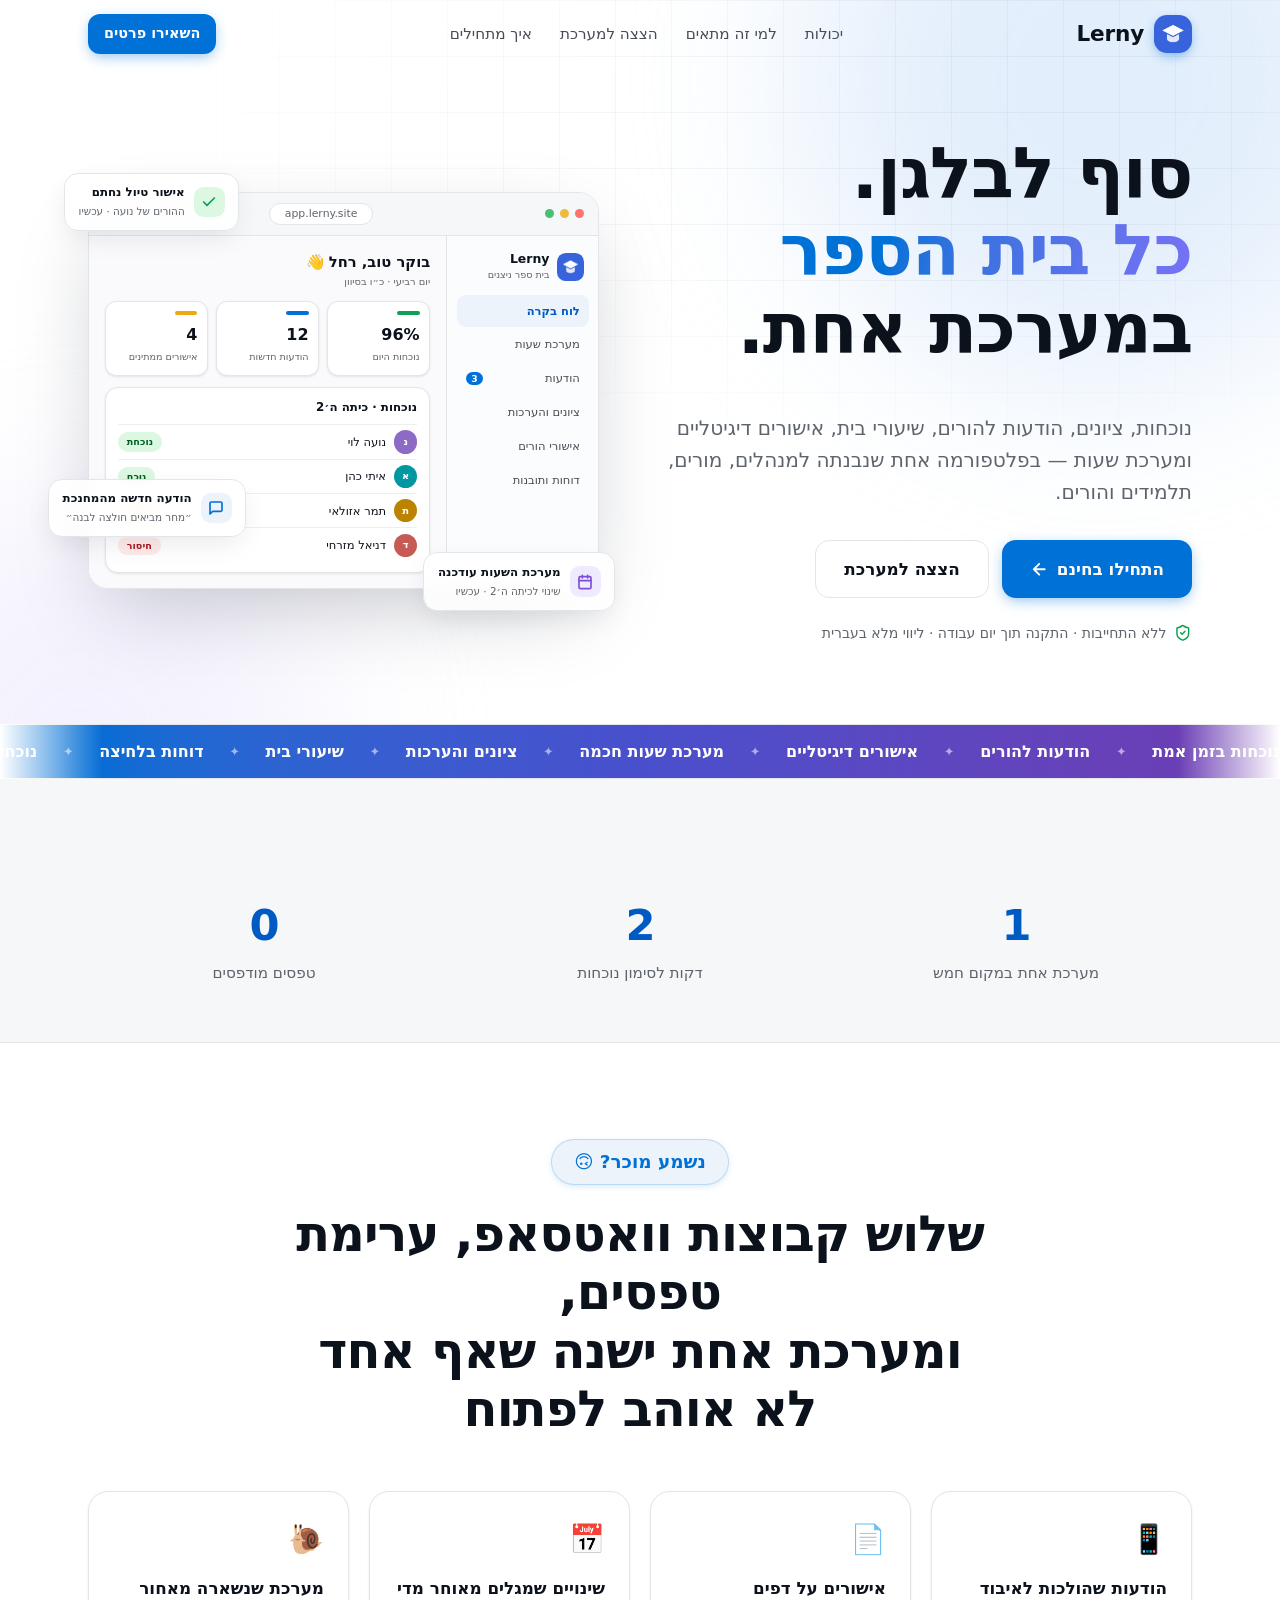
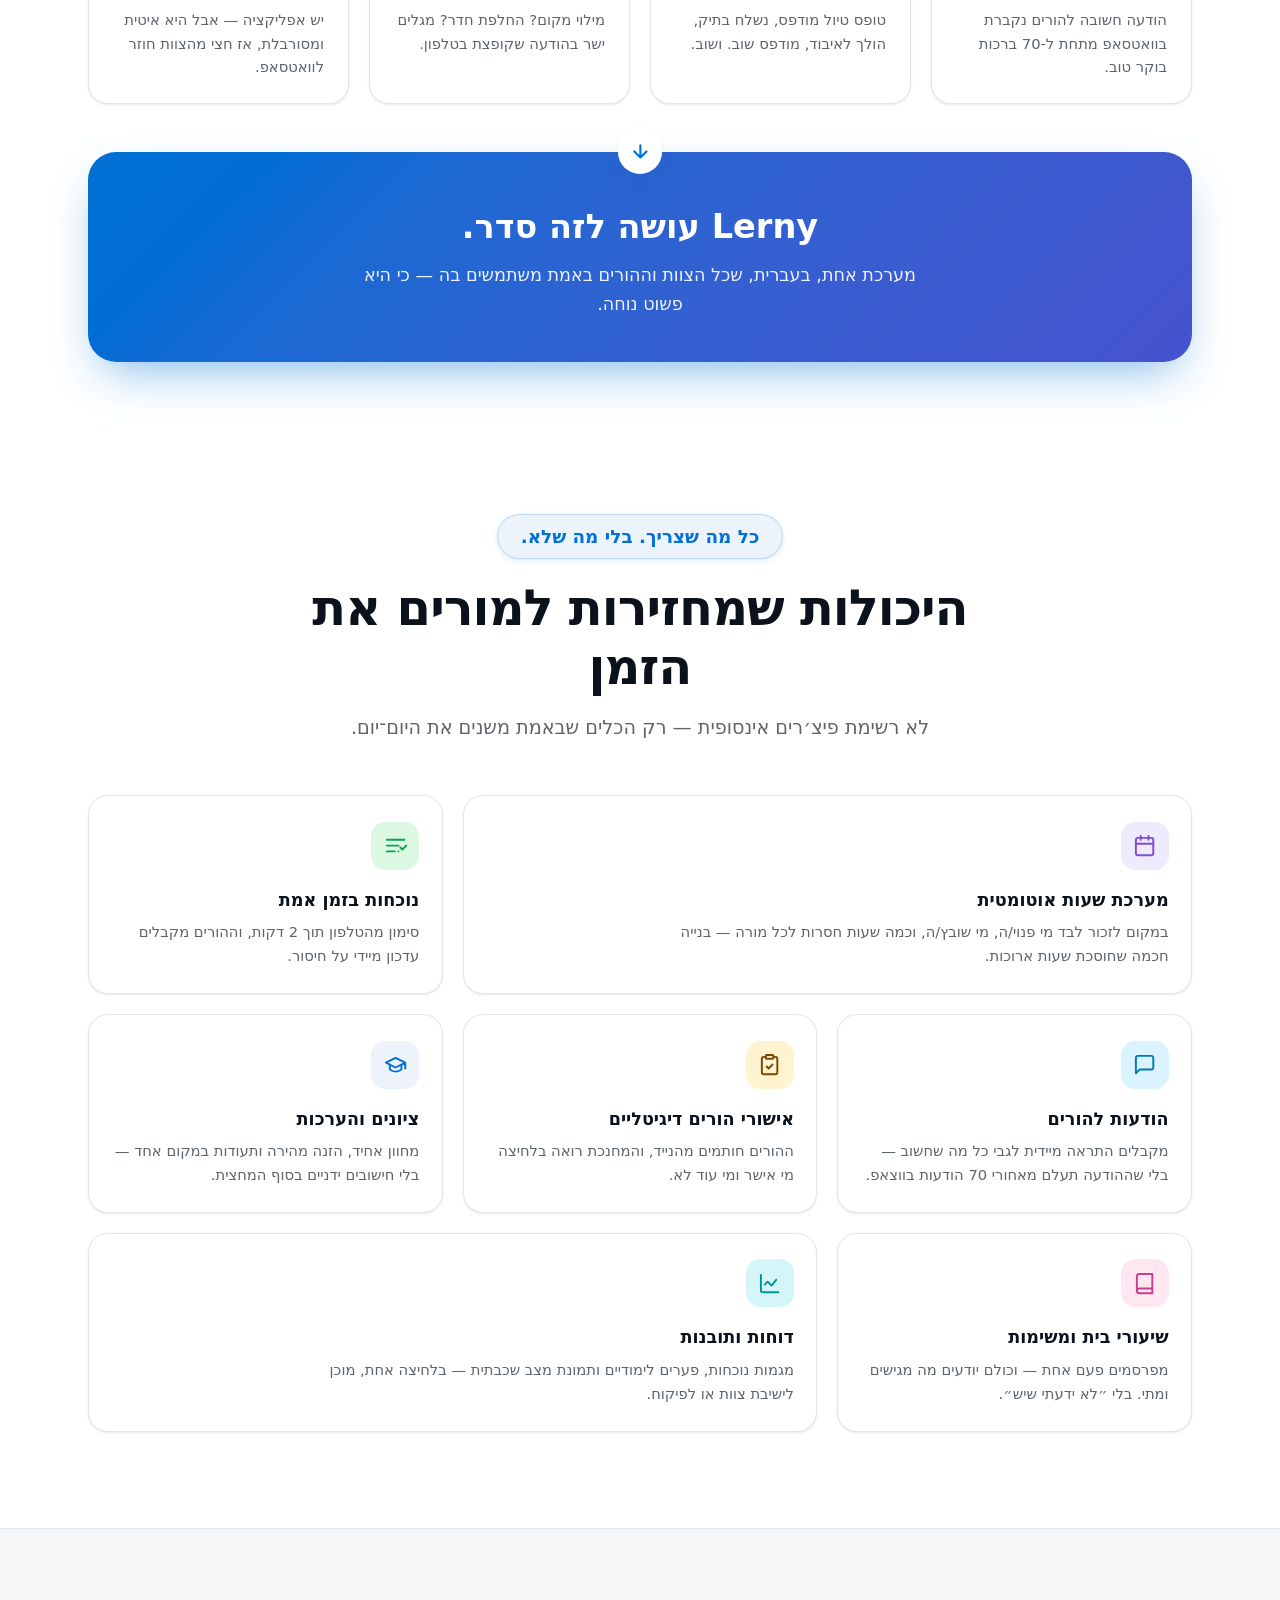
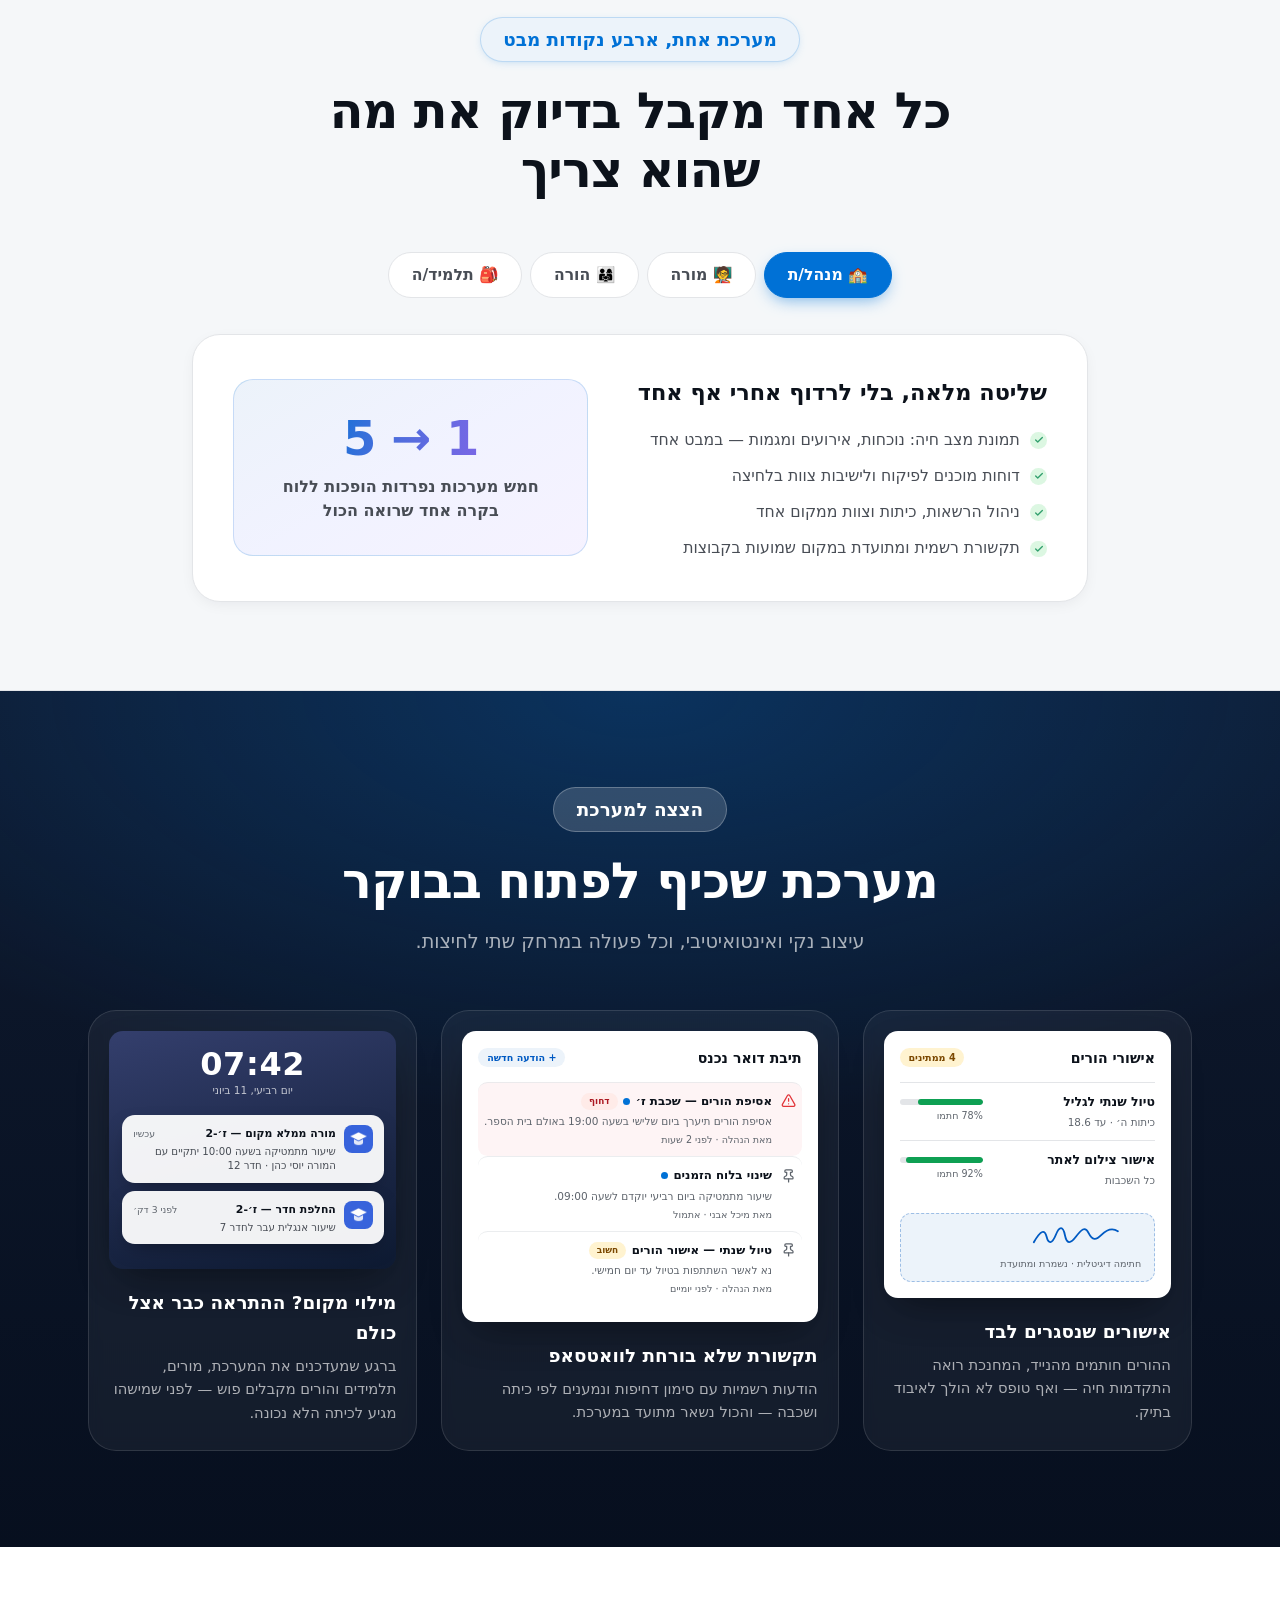
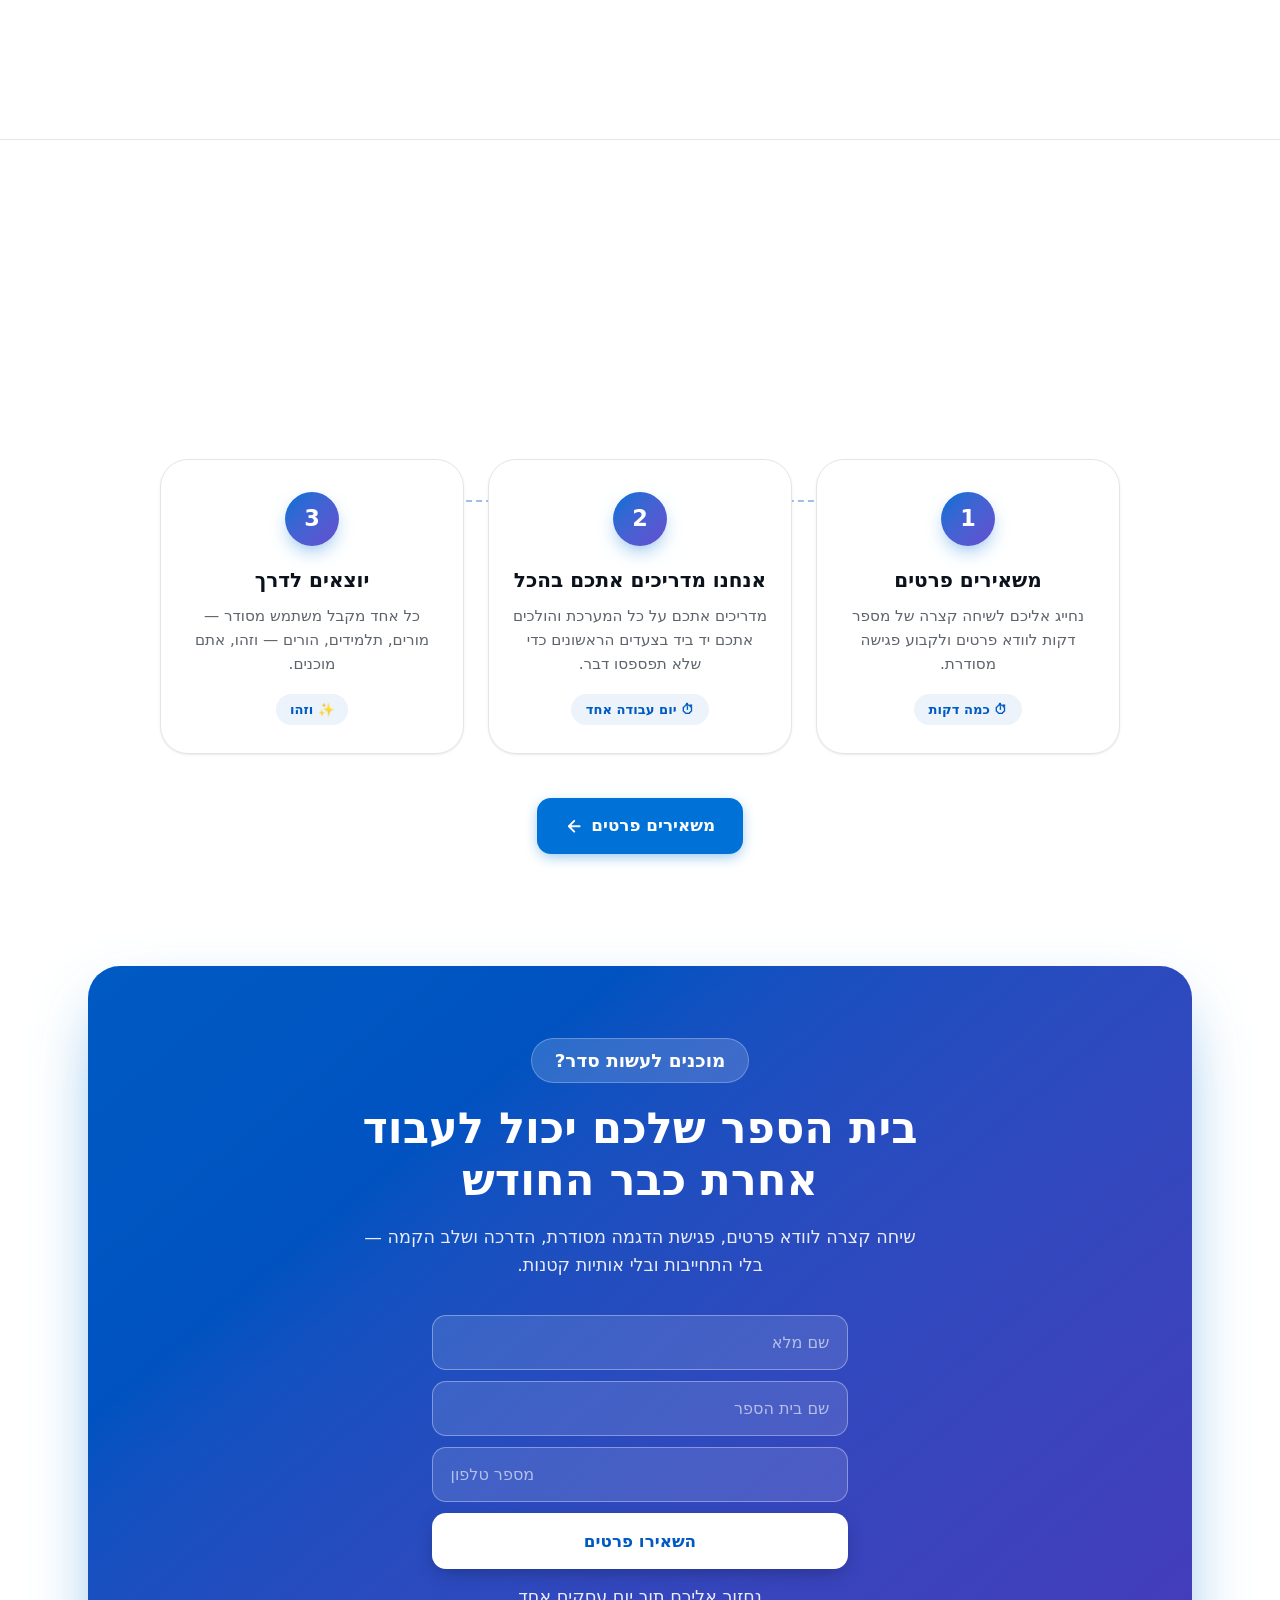
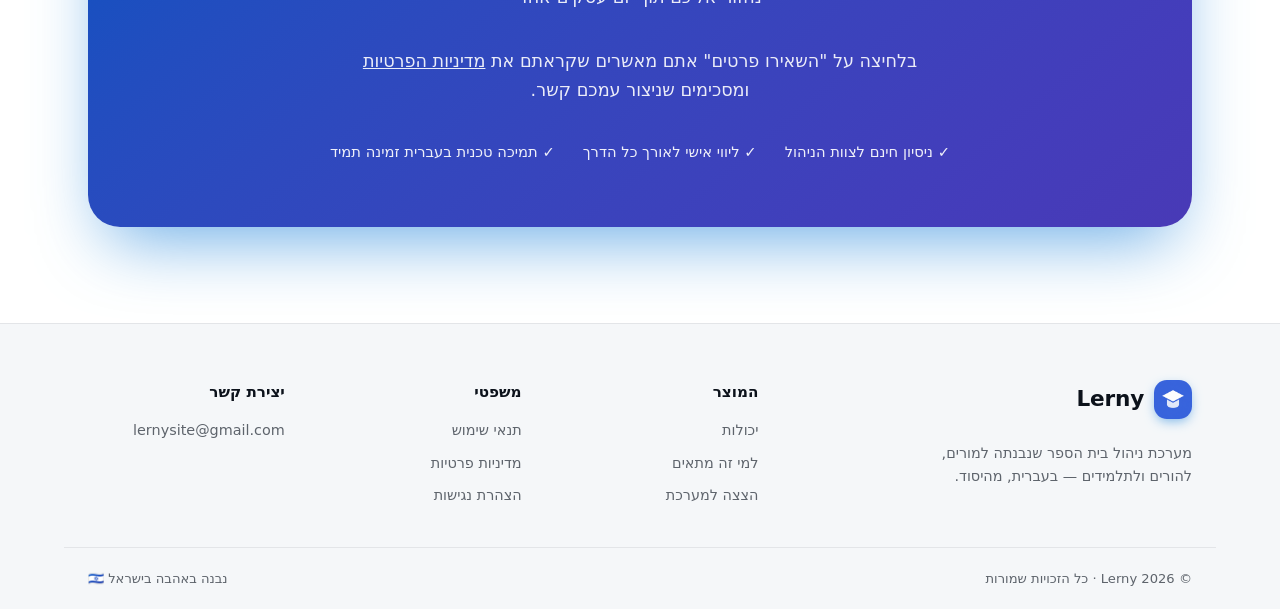
<file: index.html>
<!doctype html>
<html lang="he" dir="rtl">
<head>
  <meta charset="utf-8" />
  <meta name="viewport" content="width=device-width, initial-scale=1" />
  <meta http-equiv="Content-Security-Policy" content="default-src 'self'; script-src 'self'; style-src 'self' 'unsafe-inline' https://fonts.googleapis.com; font-src https://fonts.gstatic.com; img-src 'self' data:; connect-src https://script.google.com https://script.googleusercontent.com; form-action 'self'; base-uri 'self'; object-src 'none'" />
  <meta name="referrer" content="strict-origin-when-cross-origin" />
  <title>Lerny — כל בית הספר. מערכת אחת.</title>
  <meta name="description" content="Lerny מאחדת נוכחות, ציונים, הודעות להורים, שיעורי בית ומערכת שעות בפלטפורמה עברית אחת — מודרנית, פשוטה, ובנויה למורים." />
  <meta property="og:title" content="Lerny — מערכת ניהול בית ספר אחת לכל דבר" />
  <meta property="og:description" content="נוכחות, ציונים, הודעות, אישורי הורים ומערכת שעות — במקום אחד, בעברית, בזמן אמת." />
  <meta property="og:type" content="website" />
  <meta property="og:url" content="https://lerny.site/" />
  <meta property="og:locale" content="he_IL" />
  <link rel="canonical" href="https://lerny.site/" />
  <link rel="preconnect" href="https://fonts.googleapis.com" />
  <link rel="preconnect" href="https://fonts.gstatic.com" crossorigin />
  <link href="https://fonts.googleapis.com/css2?family=Heebo:wght@400;500;600;700;800;900&display=swap" rel="stylesheet" />
  <link rel="stylesheet" href="styles.css" />
  <link rel="icon" href="favicon.ico" sizes="any" />
  <link rel="icon" type="image/png" sizes="32x32" href="favicon-32x32.png" />
  <link rel="icon" type="image/png" sizes="16x16" href="favicon-16x16.png" />
  <link rel="apple-touch-icon" href="apple-touch-icon.png" />
</head>
<body>

<!-- ===== Header ===== -->
<header class="site-header" id="siteHeader">
  <div class="scroll-progress" id="scrollProgress" aria-hidden="true"></div>
  <div class="container header-inner">
    <a href="#" class="brand" aria-label="Lerny — דף הבית">
      <span class="brand-mark">
        <img src="favicon.png" alt="" aria-hidden="true" />
      </span>
      <span class="brand-name">Lerny</span>
    </a>

    <nav class="main-nav" id="mainNav" aria-label="ניווט ראשי">
      <a href="#features">יכולות</a>
      <a href="#roles">למי זה מתאים</a>
      <a href="#preview">הצצה למערכת</a>
      <a href="#steps">איך מתחילים</a>
    </nav>

    <div class="header-actions">
      <a href="#pricing" class="btn btn-primary btn-sm">השאירו פרטים</a>
      <button class="menu-toggle" id="menuToggle" aria-label="פתיחת תפריט" aria-expanded="false">
        <span></span><span></span><span></span>
      </button>
    </div>
  </div>
</header>

<!-- ===== Hero ===== -->
<section class="hero">
  <div class="hero-bg" aria-hidden="true">
    <div class="blob blob-1"></div>
    <div class="blob blob-2"></div>
    <div class="grid-overlay"></div>
  </div>

  <div class="container hero-inner">
    <div class="hero-copy-top reveal">
      <h1>סוף לבלגן.<br /><span class="text-gradient">כל בית הספר</span> במערכת אחת.</h1>
    </div>

    <!-- Hand-built mockup of the actual app dashboard -->
    <div class="hero-visual reveal" id="heroVisual" aria-hidden="true">
      <div class="app-frame float-slow" id="appFrame">
        <div class="app-titlebar">
          <span class="tb-dot"></span><span class="tb-dot"></span><span class="tb-dot"></span>
          <span class="tb-url">app.lerny.site</span>
        </div>
        <div class="app-body">
          <aside class="app-sidebar">
            <div class="app-logo">
              <span class="app-logo-mark">
                <img src="favicon.png" alt="" aria-hidden="true" />
              </span>
              <span>
                <b>Lerny</b>
                <i>בית ספר ניצנים</i>
              </span>
            </div>
            <div class="app-nav">
              <span class="active">לוח בקרה</span>
              <span>מערכת שעות</span>
              <span>הודעות <em class="nav-badge">3</em></span>
              <span>ציונים והערכות</span>
              <span>אישורי הורים</span>
              <span>דוחות ותובנות</span>
            </div>
          </aside>
          <main class="app-main">
            <div class="app-page-title">בוקר טוב, רחל 👋<small>יום רביעי · כ״ו בסיוון</small></div>
            <div class="app-stats">
              <div class="app-stat">
                <i class="stat-ic ic-green"></i>
                <b>96%</b><span>נוכחות היום</span>
              </div>
              <div class="app-stat">
                <i class="stat-ic ic-blue"></i>
                <b>12</b><span>הודעות חדשות</span>
              </div>
              <div class="app-stat">
                <i class="stat-ic ic-amber"></i>
                <b>4</b><span>אישורים ממתינים</span>
              </div>
            </div>
            <div class="app-panel">
              <div class="app-panel-title">נוכחות · כיתה ה׳2</div>
              <div class="app-row"><span class="avatar av-1">נ</span> נועה לוי <em class="chip chip-green">נוכחת</em></div>
              <div class="app-row"><span class="avatar av-2">א</span> איתי כהן <em class="chip chip-green">נוכח</em></div>
              <div class="app-row"><span class="avatar av-3">ת</span> תמר אזולאי <em class="chip chip-amber">איחור</em></div>
              <div class="app-row"><span class="avatar av-4">ד</span> דניאל מזרחי <em class="chip chip-red">חיסור</em></div>
            </div>
          </main>
        </div>
      </div>

      <!-- Floating cards around the mockup -->
      <div class="float-card float-card-1 float-mid">
        <span class="fc-icon fc-green">
          <svg viewBox="0 0 24 24" fill="none" stroke="currentColor" stroke-width="2.5" stroke-linecap="round" stroke-linejoin="round"><path d="M20 6 9 17l-5-5"/></svg>
        </span>
        <span><b>אישור טיול נחתם</b><i>ההורים של נועה · עכשיו</i></span>
      </div>
      <div class="float-card float-card-2 float-fast">
        <span class="fc-icon fc-blue">
          <svg viewBox="0 0 24 24" fill="none" stroke="currentColor" stroke-width="2.5" stroke-linecap="round" stroke-linejoin="round"><path d="M21 15a2 2 0 0 1-2 2H7l-4 4V5a2 2 0 0 1 2-2h14a2 2 0 0 1 2 2z"/></svg>
        </span>
        <span><b>הודעה חדשה מהמחנכת</b><i>״מחר מביאים חולצה לבנה״</i></span>
      </div>
      <div class="float-card float-card-3 float-slow2">
        <span class="fc-icon fc-violet">
          <svg viewBox="0 0 24 24" fill="none" stroke="currentColor" stroke-width="2.5" stroke-linecap="round" stroke-linejoin="round"><rect width="18" height="18" x="3" y="4" rx="2"/><path d="M16 2v4M8 2v4M3 10h18"/></svg>
        </span>
        <span><b>מערכת השעות עודכנה</b><i>שינוי לכיתה ה׳2 · עכשיו</i></span>
      </div>
    </div>

    <div class="hero-copy-bot reveal">
      <p class="hero-sub">
        נוכחות, ציונים, הודעות להורים, שיעורי בית, אישורים דיגיטליים ומערכת שעות —
        בפלטפורמה אחת שנבנתה למנהלים, מורים, תלמידים והורים.
      </p>
      <div class="hero-ctas">
        <a href="#pricing" class="btn btn-primary btn-lg">התחילו בחינם<svg viewBox="0 0 24 24" fill="none" stroke="currentColor" stroke-width="2.5" stroke-linecap="round" stroke-linejoin="round" aria-hidden="true"><path d="M19 12H5M12 19l-7-7 7-7"/></svg></a>
        <a href="#preview" class="btn btn-outline btn-lg">הצצה למערכת</a>
      </div>
      <div class="hero-trust">
        <svg viewBox="0 0 24 24" fill="none" stroke="currentColor" stroke-width="2" stroke-linecap="round" stroke-linejoin="round" aria-hidden="true"><path d="M20 13c0 5-3.5 7.5-7.66 8.95a1 1 0 0 1-.67-.01C7.5 20.5 4 18 4 13V6a1 1 0 0 1 1-1c2 0 4.5-1.2 6.24-2.72a1.17 1.17 0 0 1 1.52 0C14.51 3.81 17 5 19 5a1 1 0 0 1 1 1z"/><path d="m9 12 2 2 4-4"/></svg>
        ללא התחייבות · התקנה תוך יום עבודה · ליווי מלא בעברית
      </div>
    </div>
  </div>
</section>

<!-- ===== Ticker strip ===== -->
<div class="ticker" aria-hidden="true">
  <div class="ticker-track">
    <span>נוכחות בזמן אמת</span><i>✦</i>
    <span>הודעות להורים</span><i>✦</i>
    <span>אישורים דיגיטליים</span><i>✦</i>
    <span>מערכת שעות חכמה</span><i>✦</i>
    <span>ציונים והערכות</span><i>✦</i>
    <span>שיעורי בית</span><i>✦</i>
    <span>דוחות בלחיצה</span><i>✦</i>
    <span>נוכחות בזמן אמת</span><i>✦</i>
    <span>הודעות להורים</span><i>✦</i>
    <span>אישורים דיגיטליים</span><i>✦</i>
    <span>מערכת שעות חכמה</span><i>✦</i>
    <span>ציונים והערכות</span><i>✦</i>
    <span>שיעורי בית</span><i>✦</i>
    <span>דוחות בלחיצה</span><i>✦</i>
  </div>
</div>

<!-- ===== Numbers that matter ===== -->
<section class="stats-bar">
  <div class="container">
    <p class="stats-kicker reveal">ככה נראה סדר, במספרים</p>
    <div class="stats-grid reveal">
      <div class="stat"><b data-count="1">0</b><span>מערכת אחת במקום חמש</span></div>
      <div class="stat"><b data-count="2">0</b><span>דקות לסימון נוכחות</span></div>
      <div class="stat"><b data-count="0">0</b><span>טפסים מודפסים</span></div>
    </div>
  </div>
</section>

<!-- ===== Problem → Solution ===== -->
<section class="problem" id="problem">
  <div class="container">
    <div class="section-head reveal">
      <span class="eyebrow">נשמע מוכר? 🙃</span>
      <h2>שלוש קבוצות וואטסאפ, ערימת טפסים,<br />ומערכת אחת ישנה שאף אחד לא אוהב לפתוח</h2>
    </div>

    <div class="problem-grid">
      <div class="problem-card reveal">
        <span class="problem-emoji">📱</span>
        <h3>הודעות שהולכות לאיבוד</h3>
        <p>הודעה חשובה להורים נקברת בוואטסאפ מתחת ל-70 ברכות בוקר טוב.</p>
      </div>
      <div class="problem-card reveal">
        <span class="problem-emoji">📄</span>
        <h3>אישורים על דפים</h3>
        <p>טופס טיול מודפס, נשלח בתיק, הולך לאיבוד, מודפס שוב. ושוב.</p>
      </div>
      <div class="problem-card reveal">
        <span class="problem-emoji">📅</span>
        <h3>שינויים שמגלים מאוחר מדי</h3>
        <p>מילוי מקום? החלפת חדר? מגלים ישר בהודעה שקופצת בטלפון.</p>
      </div>
      <div class="problem-card reveal">
        <span class="problem-emoji">🐌</span>
        <h3>מערכת שנשארה מאחור</h3>
        <p>יש אפליקציה — אבל היא איטית ומסורבלת, אז חצי מהצוות חוזר לוואטסאפ.</p>
      </div>
    </div>

    <div class="solution-banner reveal">
      <div class="solution-arrow" aria-hidden="true">
        <svg viewBox="0 0 24 24" fill="none" stroke="currentColor" stroke-width="2.5" stroke-linecap="round" stroke-linejoin="round"><path d="M12 5v14M5 12l7 7 7-7"/></svg>
      </div>
      <h3>Lerny עושה לזה סדר.</h3>
      <p>מערכת אחת, בעברית, שכל הצוות וההורים באמת משתמשים בה — כי היא פשוט נוחה.</p>
    </div>
  </div>
</section>

<!-- ===== Features ===== -->
<section class="features" id="features">
  <div class="container">
    <div class="section-head reveal">
      <span class="eyebrow">כל מה שצריך. בלי מה שלא.</span>
      <h2>היכולות שמחזירות למורים את הזמן</h2>
      <p class="section-sub">לא רשימת פיצ׳רים אינסופית — רק הכלים שבאמת משנים את היום־יום.</p>
    </div>

    <div class="features-grid">
      <article class="feature-card feature-wide feature-hot reveal">
        <span class="feature-icon fi-violet">
          <svg viewBox="0 0 24 24" fill="none" stroke="currentColor" stroke-width="2" stroke-linecap="round" stroke-linejoin="round"><rect width="18" height="18" x="3" y="4" rx="2"/><path d="M16 2v4M8 2v4M3 10h18"/></svg>
        </span>
        <h3>מערכת שעות אוטומטית</h3>
        <p>במקום לזכור לבד מי פנוי/ה, מי שובץ/ה, וכמה שעות חסרות לכל מורה — בנייה חכמה שחוסכת שעות ארוכות.</p>
      </article>

      <article class="feature-card reveal">
        <span class="feature-icon fi-green">
          <svg viewBox="0 0 24 24" fill="none" stroke="currentColor" stroke-width="2" stroke-linecap="round" stroke-linejoin="round"><path d="M11 18H3M15 18h.01M3 12h12M3 6h18"/><path d="m17 14 2 2 4-4" /></svg>
        </span>
        <h3>נוכחות בזמן אמת</h3>
        <p>סימון מהטלפון תוך 2 דקות, וההורים מקבלים עדכון מיידי על חיסור.</p>
      </article>

      <article class="feature-card reveal">
        <span class="feature-icon fi-sky">
          <svg viewBox="0 0 24 24" fill="none" stroke="currentColor" stroke-width="2" stroke-linecap="round" stroke-linejoin="round"><path d="M21 15a2 2 0 0 1-2 2H7l-4 4V5a2 2 0 0 1 2-2h14a2 2 0 0 1 2 2z"/></svg>
        </span>
        <h3>הודעות להורים</h3>
        <p>מקבלים התראה מיידית לגבי כל מה שחשוב — בלי שההודעה תעלם מאחורי 70 הודעות בווצאפ.</p>
      </article>

      <article class="feature-card reveal">
        <span class="feature-icon fi-amber">
          <svg viewBox="0 0 24 24" fill="none" stroke="currentColor" stroke-width="2" stroke-linecap="round" stroke-linejoin="round"><path d="M15 2H9a1 1 0 0 0-1 1v2a1 1 0 0 0 1 1h6a1 1 0 0 0 1-1V3a1 1 0 0 0-1-1z"/><path d="M16 4h2a2 2 0 0 1 2 2v14a2 2 0 0 1-2 2H6a2 2 0 0 1-2-2V6a2 2 0 0 1 2-2h2"/><path d="m9 14 2 2 4-4"/></svg>
        </span>
        <h3>אישורי הורים דיגיטליים</h3>
        <p>ההורים חותמים מהנייד, והמחנכת רואה בלחיצה מי אישר ומי עוד לא.</p>
      </article>

      <article class="feature-card reveal">
        <span class="feature-icon fi-blue">
          <svg viewBox="0 0 24 24" fill="none" stroke="currentColor" stroke-width="2" stroke-linecap="round" stroke-linejoin="round"><path d="M22 10v6M2 10l10-5 10 5-10 5z"/><path d="M6 12v5c3 3 9 3 12 0v-5"/></svg>
        </span>
        <h3>ציונים והערכות</h3>
        <p>מחוון אחיד, הזנה מהירה ותעודות במקום אחד — בלי חישובים ידניים בסוף המחצית.</p>
      </article>

      <article class="feature-card reveal">
        <span class="feature-icon fi-rose">
          <svg viewBox="0 0 24 24" fill="none" stroke="currentColor" stroke-width="2" stroke-linecap="round" stroke-linejoin="round"><path d="M4 19.5v-15A2.5 2.5 0 0 1 6.5 2H20v20H6.5a2.5 2.5 0 0 1 0-5H20"/></svg>
        </span>
        <h3>שיעורי בית ומשימות</h3>
        <p>מפרסמים פעם אחת — וכולם יודעים מה מגישים ומתי. בלי ״לא ידעתי שיש״.</p>
      </article>

      <article class="feature-card feature-wide reveal">
        <span class="feature-icon fi-teal">
          <svg viewBox="0 0 24 24" fill="none" stroke="currentColor" stroke-width="2" stroke-linecap="round" stroke-linejoin="round"><path d="M3 3v16a2 2 0 0 0 2 2h16"/><path d="M7 13l3-3 4 4 5-6"/></svg>
        </span>
        <h3>דוחות ותובנות</h3>
        <p>מגמות נוכחות, פערים לימודיים ותמונת מצב שכבתית — בלחיצה אחת, מוכן לישיבת צוות או לפיקוח.</p>
      </article>
    </div>
  </div>
</section>

<!-- ===== Role-based value ===== -->
<section class="roles" id="roles">
  <div class="container">
    <div class="section-head reveal">
      <span class="eyebrow">מערכת אחת, ארבע נקודות מבט</span>
      <h2>כל אחד מקבל בדיוק את מה שהוא צריך</h2>
    </div>

    <div class="roles-tabs reveal" role="tablist" aria-label="בחירת תפקיד">
      <button class="role-tab active" role="tab" aria-selected="true" data-role="principal">🏫 מנהל/ת</button>
      <button class="role-tab" role="tab" aria-selected="false" data-role="teacher">🧑‍🏫 מורה</button>
      <button class="role-tab" role="tab" aria-selected="false" data-role="parent">👨‍👩‍👧 הורה</button>
      <button class="role-tab" role="tab" aria-selected="false" data-role="student">🎒 תלמיד/ה</button>
    </div>

    <div class="role-panels reveal">
      <div class="role-panel active" data-role="principal" role="tabpanel">
        <div class="role-text">
          <h3>שליטה מלאה, בלי לרדוף אחרי אף אחד</h3>
          <ul>
            <li>תמונת מצב חיה: נוכחות, אירועים ומגמות — במבט אחד</li>
            <li>דוחות מוכנים לפיקוח ולישיבות צוות בלחיצה</li>
            <li>ניהול הרשאות, כיתות וצוות ממקום אחד</li>
            <li>תקשורת רשמית ומתועדת במקום שמועות בקבוצות</li>
          </ul>
        </div>
        <div class="role-stat">
          <b dir="ltr">5 → 1</b>
          <span>חמש מערכות נפרדות הופכות ללוח בקרה אחד שרואה הכול</span>
        </div>
      </div>

      <div class="role-panel" data-role="teacher" role="tabpanel">
        <div class="role-text">
          <h3>פחות ניירת, יותר הוראה</h3>
          <ul>
            <li>נוכחות, ציונים ושיעורי בית — הכול מהטלפון, גם באמצע שיעור</li>
            <li>הודעה אחת להורי הכיתה במקום עשרות הודעות פרטיות</li>
            <li>אישורי הורים נסגרים לבד — בלי לרדוף אחרי טפסים</li>
            <li>דוחות נוכחות ותובנות לימודיות — מוכנים בלחיצה אחת</li>
          </ul>
        </div>
        <div class="role-stat">
          <b>2 דקות</b>
          <span>מהרגע שנכנסים לכיתה ועד שהנוכחות מסומנת וההורים מעודכנים</span>
        </div>
      </div>

      <div class="role-panel" data-role="parent" role="tabpanel">
        <div class="role-text">
          <h3>סוף־סוף יודעים מה קורה בבית הספר</h3>
          <ul>
            <li>עדכון מיידי על נוכחות, ציונים והודעות — בלי לחייג לבית הספר</li>
            <li>חתימה דיגיטלית על אישורים תוך שניות, מכל מקום</li>
            <li>מערכת השעות ושיעורי הבית של הילד — תמיד בכיס</li>
            <li>כל ההתכתבות הרשמית עם בית הספר — מסודרת ומתועדת במקום אחד</li>
          </ul>
        </div>
        <div class="role-stat">
          <b>0 קבוצות</b>
          <span>כל מה שחשוב מגיע בערוץ רשמי אחד — בלי לסנן מאות הודעות</span>
        </div>
      </div>

      <div class="role-panel" data-role="student" role="tabpanel">
        <div class="role-text">
          <h3>הכול ברור, שום דבר לא מפתיע</h3>
          <ul>
            <li>מערכת שעות מעודכנת — כולל שינויים של הרגע האחרון</li>
            <li>שיעורי בית ומועדי הגשה במקום אחד, עם תזכורות</li>
            <li>ציונים והערכות ברגע שהם מתפרסמים</li>
            <li>עדכונים מהמחנכת — ישירות לטלפון, בלי לפספס כלום</li>
          </ul>
        </div>
        <div class="role-stat">
          <b>מקום אחד</b>
          <span>מערכת, שיעורי בית, ציונים ועדכונים — פותחים בבוקר ויודעים הכול</span>
        </div>
      </div>
    </div>
  </div>
</section>

<!-- ===== Live preview ===== -->
<section class="preview" id="preview">
  <div class="container">
    <div class="section-head section-head-light reveal">
      <span class="eyebrow eyebrow-light">הצצה למערכת</span>
      <h2>מערכת שכיף לפתוח בבוקר</h2>
      <p class="section-sub">עיצוב נקי ואינטואיטיבי, וכל פעולה במרחק שתי לחיצות.</p>
    </div>

    <div class="preview-grid">
      <div class="preview-card reveal" >
        <div class="mini-app">
          <div class="mini-head"><b>אישורי הורים</b><span class="chip chip-amber">4 ממתינים</span></div>
          <div class="mini-row">
            <span><b>טיול שנתי לגליל</b><i>כיתות ה׳ · עד 18.6</i></span>
            <span class="mini-progress"><i style="--p:78%"></i><em>78% חתמו</em></span>
          </div>
          <div class="mini-row">
            <span><b>אישור צילום לאתר</b><i>כל השכבות</i></span>
            <span class="mini-progress"><i style="--p:92%"></i><em>92% חתמו</em></span>
          </div>
          <div class="mini-signature">
            <svg viewBox="0 0 120 28" fill="none" stroke="currentColor" stroke-width="2" stroke-linecap="round"><path class="sig-path" d="M4 20c8-14 12-14 14-6s6 8 10-2 8-10 10 0 6 10 12 2 10-12 14-4 8 8 14 2 12-8 18-4"/></svg>
            <span>חתימה דיגיטלית · נשמרת ומתועדת</span>
          </div>
        </div>
        <h3>אישורים שנסגרים לבד</h3>
        <p>ההורים חותמים מהנייד, המחנכת רואה התקדמות חיה — ואף טופס לא הולך לאיבוד בתיק.</p>
      </div>

      <div class="preview-card reveal">
        <div class="mini-app">
          <div class="mini-head"><b>תיבת דואר נכנס</b><span class="chip chip-blue">+ הודעה חדשה</span></div>
          <div class="msg-item msg-urgent">
            <span class="msg-ic msg-ic-alert">
              <svg viewBox="0 0 24 24" fill="none" stroke="currentColor" stroke-width="2" stroke-linecap="round" stroke-linejoin="round"><path d="m21.73 18-8-14a2 2 0 0 0-3.48 0l-8 14A2 2 0 0 0 4 21h16a2 2 0 0 0 1.73-3Z"/><path d="M12 9v4M12 17h.01"/></svg>
            </span>
            <span class="msg-body">
              <b>אסיפת הורים — שכבת ז׳ <i class="msg-dot"></i><em class="chip chip-red">דחוף</em></b>
              <span class="msg-prev">אסיפת הורים תיערך ביום שלישי בשעה 19:00 באולם בית הספר.</span>
              <span class="msg-from">מאת הנהלה · לפני 2 שעות</span>
            </span>
          </div>
          <div class="msg-item">
            <span class="msg-ic">
              <svg viewBox="0 0 24 24" fill="none" stroke="currentColor" stroke-width="2" stroke-linecap="round" stroke-linejoin="round"><path d="M12 17v5"/><path d="M9 10.76a2 2 0 0 1-1.11 1.79l-1.78.9A2 2 0 0 0 5 15.24V16a1 1 0 0 0 1 1h12a1 1 0 0 0 1-1v-.76a2 2 0 0 0-1.11-1.79l-1.78-.9A2 2 0 0 1 15 10.76V7h1a2 2 0 0 0 0-4H8a2 2 0 0 0 0 4h1z"/></svg>
            </span>
            <span class="msg-body">
              <b>שינוי בלוח הזמנים <i class="msg-dot"></i></b>
              <span class="msg-prev">שיעור מתמטיקה ביום רביעי יוקדם לשעה 09:00.</span>
              <span class="msg-from">מאת מיכל אבני · אתמול</span>
            </span>
          </div>
          <div class="msg-item">
            <span class="msg-ic">
              <svg viewBox="0 0 24 24" fill="none" stroke="currentColor" stroke-width="2" stroke-linecap="round" stroke-linejoin="round"><path d="M12 17v5"/><path d="M9 10.76a2 2 0 0 1-1.11 1.79l-1.78.9A2 2 0 0 0 5 15.24V16a1 1 0 0 0 1 1h12a1 1 0 0 0 1-1v-.76a2 2 0 0 0-1.11-1.79l-1.78-.9A2 2 0 0 1 15 10.76V7h1a2 2 0 0 0 0-4H8a2 2 0 0 0 0 4h1z"/></svg>
            </span>
            <span class="msg-body">
              <b>טיול שנתי — אישור הורים <em class="chip chip-amber">חשוב</em></b>
              <span class="msg-prev">נא לאשר השתתפות בטיול עד יום חמישי.</span>
              <span class="msg-from">מאת הנהלה · לפני יומיים</span>
            </span>
          </div>
        </div>
        <h3>תקשורת שלא בורחת לוואטסאפ</h3>
        <p>הודעות רשמיות עם סימון דחיפות ונמענים לפי כיתה ושכבה — והכול נשאר מתועד במערכת.</p>
      </div>

      <div class="preview-card reveal">
        <div class="mini-app mini-app-dark">
          <div class="push-screen">
            <div class="push-clock">07:42</div>
            <div class="push-date">יום רביעי, 11 ביוני</div>
            <div class="push-note">
              <span class="push-app">
                <img src="favicon.png" alt="" aria-hidden="true" />
              </span>
              <span class="push-text">
                <b>מורה ממלא מקום — ז׳-2<i>עכשיו</i></b>
                <span>שיעור מתמטיקה בשעה 10:00 יתקיים עם המורה יוסי כהן · חדר 12</span>
              </span>
            </div>
            <div class="push-note">
              <span class="push-app">
                <img src="favicon.png" alt="" aria-hidden="true" />
              </span>
              <span class="push-text">
                <b>החלפת חדר — ז׳-2<i>לפני 3 דק׳</i></b>
                <span>שיעור אנגלית עבר לחדר 7</span>
              </span>
            </div>
          </div>
        </div>
        <h3>מילוי מקום? ההתראה כבר אצל כולם</h3>
        <p>ברגע שמעדכנים את המערכת, מורים, תלמידים והורים מקבלים פוש — לפני שמישהו מגיע לכיתה הלא נכונה.</p>
      </div>
    </div>
  </div>
</section>

<!-- ===== Differentiators strip ===== -->
<section class="diff">
  <div class="container diff-grid">
    <div class="diff-item reveal"><b>נבנתה לבתי ספר ישראלים</b><span>ממשק אינטואיטיבי שכולם מתחילים להשתמש בו מהיום הראשון</span></div>
    <div class="diff-item reveal"><b>הכול בזמן אמת</b><span>נוכחות, הודעות והתראות מתעדכנים מיידית</span></div>
    <div class="diff-item reveal"><b>עובדת מכל מכשיר</b><span>אפליקציה מהירה — גם בטלפון</span></div>
    <div class="diff-item reveal"><b>מאובטחת ופרטית</b><span>אפליקציה מאובטחת ומוגנת שעומדת בחוקים ובתקנות של משרד החינוך</span></div>
  </div>
</section>

<!-- ===== How to start ===== -->
<section class="steps" id="steps">
  <div class="container">
    <div class="section-head reveal">
      <span class="eyebrow">איך מתחילים?</span>
      <h2>מהבלגן לסדר בשלושה צעדים</h2>
      <p class="section-sub">בלי פרויקט הטמעה של חודשים — בית ספר ממוצע עובר ל-Lerny תוך פחות משבוע.</p>
    </div>

    <div class="steps-grid">
      <div class="step-card reveal">
        <span class="step-num">1</span>
        <h3>משאירים פרטים</h3>
        <p>נחייג אליכם לשיחה קצרה של מספר דקות לוודא פרטים ולקבוע פגישה מסודרת.</p>
        <span class="step-time">⏱ כמה דקות</span>
      </div>
      <div class="step-card reveal">
        <span class="step-num">2</span>
        <h3>אנחנו מדריכים אתכם בהכל</h3>
        <p>מדריכים אתכם על כל המערכת והולכים אתכם יד ביד בצעדים הראשונים כדי שלא תפספסו דבר.</p>
        <span class="step-time">⏱ יום עבודה אחד</span>
      </div>
      <div class="step-card reveal">
        <span class="step-num">3</span>
        <h3>יוצאים לדרך</h3>
        <p>כל אחד מקבל משתמש מסודר — מורים, תלמידים, הורים — וזהו, אתם מוכנים.</p>
        <span class="step-time">✨ וזהו</span>
      </div>
    </div>

    <div class="steps-cta reveal">
      <a href="#pricing" class="btn btn-primary btn-lg">משאירים פרטים<svg viewBox="0 0 24 24" fill="none" stroke="currentColor" stroke-width="2.5" stroke-linecap="round" stroke-linejoin="round" aria-hidden="true"><path d="M19 12H5M12 19l-7-7 7-7"/></svg></a>
    </div>
  </div>
</section>

<!-- ===== Pricing / CTA ===== -->
<section class="pricing" id="pricing">
  <div class="container">
    <div class="pricing-card reveal">
      <div class="pricing-bg" aria-hidden="true"></div>
      <span class="eyebrow eyebrow-light">מוכנים לעשות סדר?</span>
      <h2>בית הספר שלכם יכול לעבוד אחרת כבר החודש</h2>
      <p>שיחה קצרה לוודא פרטים, פגישת הדגמה מסודרת, הדרכה ושלב הקמה — בלי התחייבות ובלי אותיות קטנות.</p>

      <form class="cta-form" id="ctaForm">
        <input type="text" id="fieldName" placeholder="שם מלא" aria-label="שם מלא" maxlength="80" autocomplete="name" required />
        <input type="text" id="fieldSchool" placeholder="שם בית הספר" aria-label="שם בית הספר" maxlength="120" autocomplete="organization" required />
        <input type="tel" id="fieldPhone" inputmode="tel" placeholder="מספר טלפון" aria-label="מספר טלפון" pattern="[0-9\-\+\s]{7,15}" maxlength="15" autocomplete="tel" required />
        <input type="text" id="fieldCompany" name="company" tabindex="-1" autocomplete="off" aria-hidden="true" class="hp-field" />
        <button type="submit" class="btn btn-light btn-lg">השאירו פרטים</button>
      </form>
      <p class="form-note" id="formNote">נחזור אליכם תוך יום עסקים אחד</p>
      <p class="form-consent">בלחיצה על "השאירו פרטים" אתם מאשרים שקראתם את <a href="privacy.html">מדיניות הפרטיות</a> ומסכימים שניצור עמכם קשר.</p>

      <div class="pricing-points">
        <span>✓ ניסיון חינם לצוות הניהול</span>
        <span>✓ ליווי אישי לאורך כל הדרך</span>
        <span>✓ תמיכה טכנית בעברית זמינה תמיד</span>
      </div>
    </div>
  </div>
</section>

<!-- ===== Footer ===== -->
<footer class="site-footer">
  <div class="container footer-inner">
    <div class="footer-brand">
      <a href="#" class="brand">
        <span class="brand-mark">
          <img src="favicon.png" alt="" aria-hidden="true" />
        </span>
        <span class="brand-name">Lerny</span>
      </a>
      <p>מערכת ניהול בית הספר שנבנתה למורים, להורים ולתלמידים — בעברית, מהיסוד.</p>
    </div>
    <div class="footer-col">
      <b>המוצר</b>
      <a href="#features">יכולות</a>
      <a href="#roles">למי זה מתאים</a>
      <a href="#preview">הצצה למערכת</a>
    </div>
    <div class="footer-col">
      <b>משפטי</b>
      <a href="terms.html">תנאי שימוש</a>
      <a href="privacy.html">מדיניות פרטיות</a>
      <a href="accessibility.html">הצהרת נגישות</a>
    </div>
    <div class="footer-col">
      <b>יצירת קשר</b>
      <a href="mailto:lernysite@gmail.com">lernysite@gmail.com</a>
    </div>
  </div>
  <div class="container footer-bottom">
    <span>© <span id="year"></span> Lerny · כל הזכויות שמורות</span>
    <span>נבנה באהבה בישראל 🇮🇱</span>
  </div>
</footer>

<script src="script.js"></script>
</body>
</html>
</file>
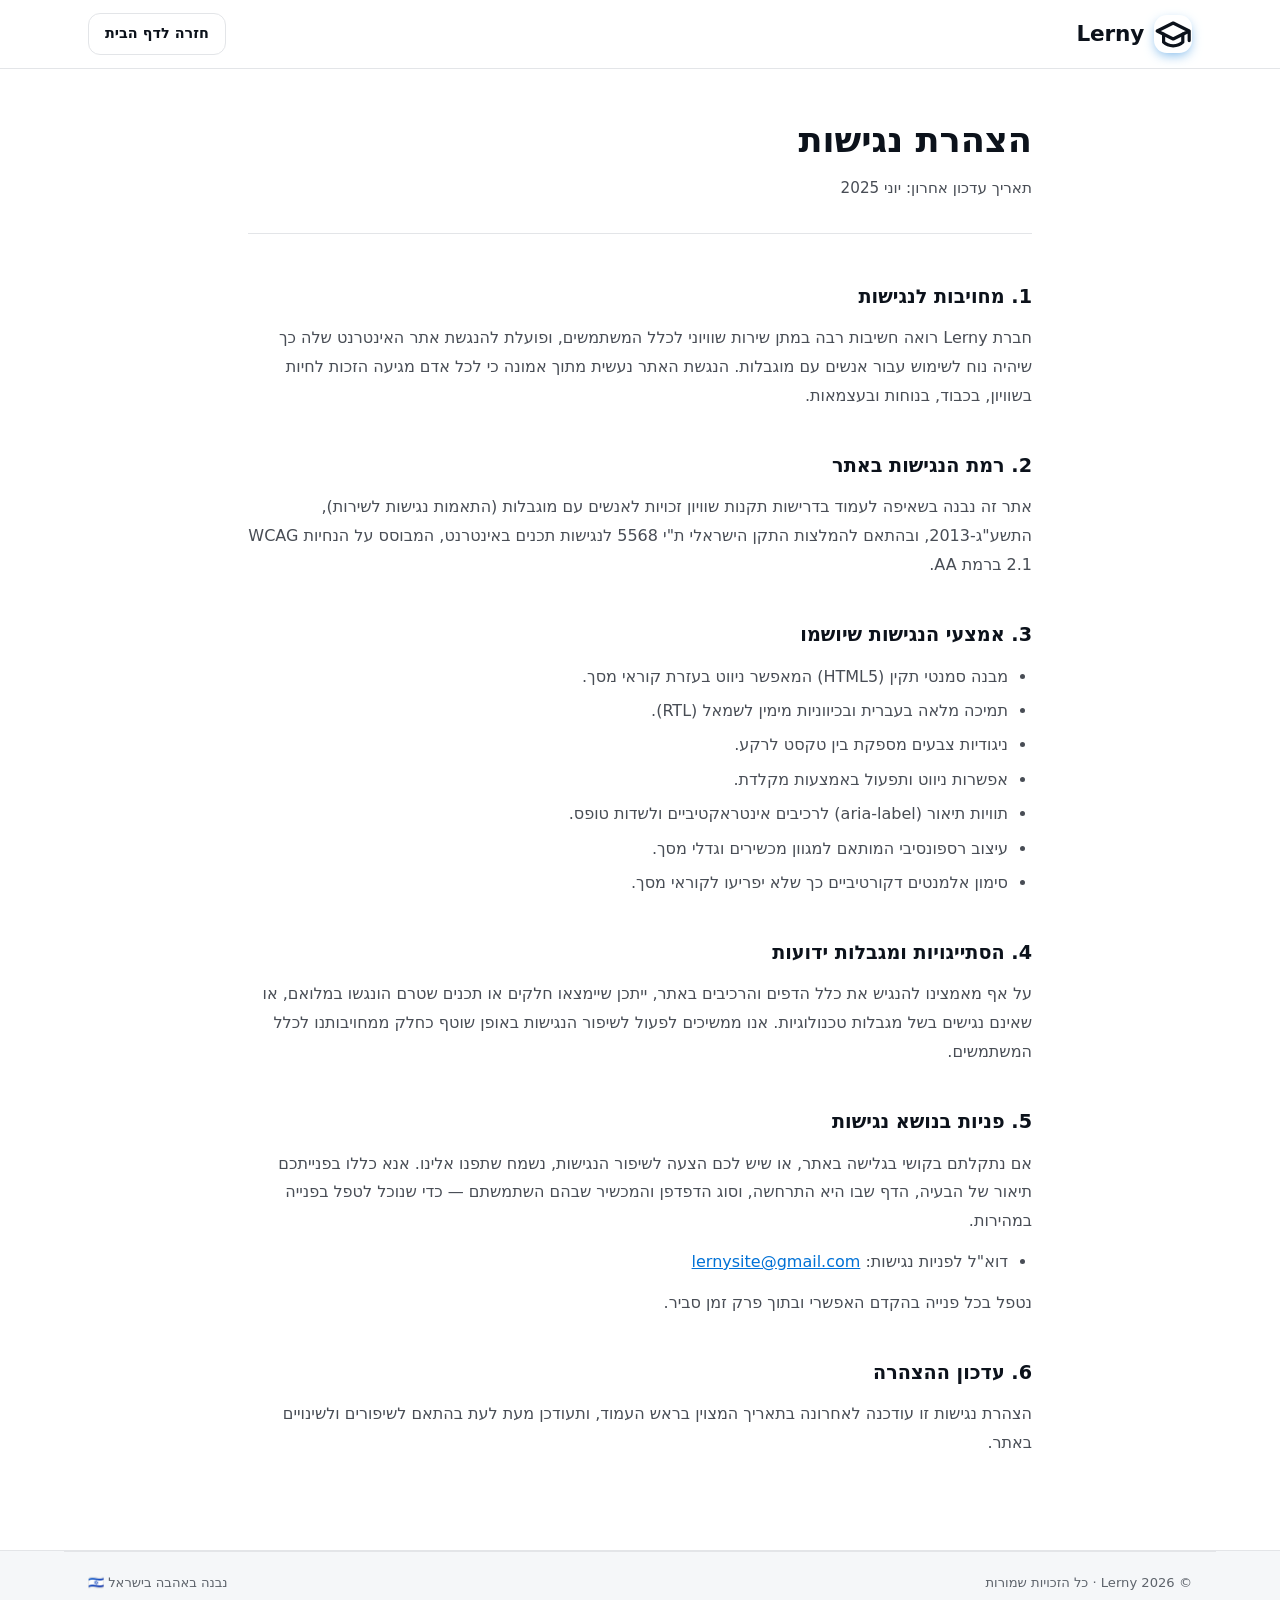
<file: accessibility.html>
<!doctype html>
<html lang="he" dir="rtl">
<head>
  <meta charset="utf-8" />
  <meta name="viewport" content="width=device-width, initial-scale=1" />
  <meta http-equiv="Content-Security-Policy" content="default-src 'self'; script-src 'self'; style-src 'self' 'unsafe-inline' https://fonts.googleapis.com; font-src https://fonts.gstatic.com; img-src 'self' data:; connect-src https://script.google.com https://script.googleusercontent.com; form-action 'self'; base-uri 'self'; object-src 'none'" />
  <meta name="referrer" content="strict-origin-when-cross-origin" />
  <title>הצהרת נגישות — Lerny</title>
  <link rel="preconnect" href="https://fonts.googleapis.com" />
  <link rel="preconnect" href="https://fonts.gstatic.com" crossorigin />
  <link href="https://fonts.googleapis.com/css2?family=Heebo:wght@400;500;600;700;800;900&display=swap" rel="stylesheet" />
  <link rel="stylesheet" href="styles.css" />
  <link rel="icon" href="favicon.ico" sizes="any" />
  <link rel="icon" type="image/png" sizes="32x32" href="favicon-32x32.png" />
  <link rel="icon" type="image/png" sizes="16x16" href="favicon-16x16.png" />
  <link rel="apple-touch-icon" href="apple-touch-icon.png" />
  <style>
    .legal-page { padding: 7rem 0 5rem; min-height: 100vh; }
    .legal-header { margin-bottom: 3rem; padding-bottom: 2rem; border-bottom: 1px solid var(--border); }
    .legal-header h1 { font-size: 2.2rem; font-weight: 800; margin-bottom: 0.5rem; }
    .legal-header p { color: var(--ink-soft); font-size: 0.95rem; }
    .legal-body h2 { font-size: 1.2rem; font-weight: 700; margin: 2.5rem 0 0.75rem; color: var(--ink); }
    .legal-body h2:first-child { margin-top: 0; }
    .legal-body p { color: var(--ink-soft); line-height: 1.8; margin-bottom: 0.75rem; }
    .legal-body ul { padding-inline-start: 1.5rem; list-style: disc; color: var(--ink-soft); line-height: 1.8; margin-bottom: 0.75rem; }
    .legal-body ul li { margin-bottom: 0.35rem; }
    .legal-body a { color: var(--primary); text-decoration: underline; }
  </style>
</head>
<body>

<header class="site-header" style="background:var(--bg);box-shadow:0 1px 0 var(--border);">
  <div class="container header-inner">
    <a href="index.html" class="brand" aria-label="Lerny — דף הבית">
      <span class="brand-mark">
        <svg viewBox="0 0 24 24" fill="none" stroke="currentColor" stroke-width="2" stroke-linecap="round" stroke-linejoin="round" aria-hidden="true">
          <path d="M22 10v6M2 10l10-5 10 5-10 5z"/><path d="M6 12v5c3 3 9 3 12 0v-5"/>
        </svg>
      </span>
      <span class="brand-name">Lerny</span>
    </a>
    <a href="index.html" class="btn btn-outline btn-sm">חזרה לדף הבית</a>
  </div>
</header>

<main class="legal-page">
  <div class="container" style="max-width:52rem;">
    <div class="legal-header">
      <h1>הצהרת נגישות</h1>
      <p>תאריך עדכון אחרון: יוני 2025</p>
    </div>

    <div class="legal-body">

      <h2>1. מחויבות לנגישות</h2>
      <p>חברת Lerny רואה חשיבות רבה במתן שירות שוויוני לכלל המשתמשים, ופועלת להנגשת אתר האינטרנט שלה כך שיהיה נוח לשימוש עבור אנשים עם מוגבלות. הנגשת האתר נעשית מתוך אמונה כי לכל אדם מגיעה הזכות לחיות בשוויון, בכבוד, בנוחות ובעצמאות.</p>

      <h2>2. רמת הנגישות באתר</h2>
      <p>אתר זה נבנה בשאיפה לעמוד בדרישות תקנות שוויון זכויות לאנשים עם מוגבלות (התאמות נגישות לשירות), התשע"ג-2013, ובהתאם להמלצות התקן הישראלי ת"י 5568 לנגישות תכנים באינטרנט, המבוסס על הנחיות WCAG 2.1 ברמת AA.</p>

      <h2>3. אמצעי הנגישות שיושמו</h2>
      <ul>
        <li>מבנה סמנטי תקין (HTML5) המאפשר ניווט בעזרת קוראי מסך.</li>
        <li>תמיכה מלאה בעברית ובכיווניות מימין לשמאל (RTL).</li>
        <li>ניגודיות צבעים מספקת בין טקסט לרקע.</li>
        <li>אפשרות ניווט ותפעול באמצעות מקלדת.</li>
        <li>תוויות תיאור (aria-label) לרכיבים אינטראקטיביים ולשדות טופס.</li>
        <li>עיצוב רספונסיבי המותאם למגוון מכשירים וגדלי מסך.</li>
        <li>סימון אלמנטים דקורטיביים כך שלא יפריעו לקוראי מסך.</li>
      </ul>

      <h2>4. הסתייגויות ומגבלות ידועות</h2>
      <p>על אף מאמצינו להנגיש את כלל הדפים והרכיבים באתר, ייתכן שיימצאו חלקים או תכנים שטרם הונגשו במלואם, או שאינם נגישים בשל מגבלות טכנולוגיות. אנו ממשיכים לפעול לשיפור הנגישות באופן שוטף כחלק ממחויבותנו לכלל המשתמשים.</p>

      <h2>5. פניות בנושא נגישות</h2>
      <p>אם נתקלתם בקושי בגלישה באתר, או שיש לכם הצעה לשיפור הנגישות, נשמח שתפנו אלינו. אנא כללו בפנייתכם תיאור של הבעיה, הדף שבו היא התרחשה, וסוג הדפדפן והמכשיר שבהם השתמשתם — כדי שנוכל לטפל בפנייה במהירות.</p>
      <ul>
        <li>דוא"ל לפניות נגישות: <a href="mailto:lernysite@gmail.com">lernysite@gmail.com</a></li>
      </ul>
      <p>נטפל בכל פנייה בהקדם האפשרי ובתוך פרק זמן סביר.</p>

      <h2>6. עדכון ההצהרה</h2>
      <p>הצהרת נגישות זו עודכנה לאחרונה בתאריך המצוין בראש העמוד, ותעודכן מעת לעת בהתאם לשיפורים ולשינויים באתר.</p>

    </div>
  </div>
</main>

<footer class="site-footer">
  <div class="container footer-bottom">
    <span>© <span id="year"></span> Lerny · כל הזכויות שמורות</span>
    <span>נבנה באהבה בישראל 🇮🇱</span>
  </div>
</footer>
<script src="legal.js"></script>
</body>
</html>
</file>
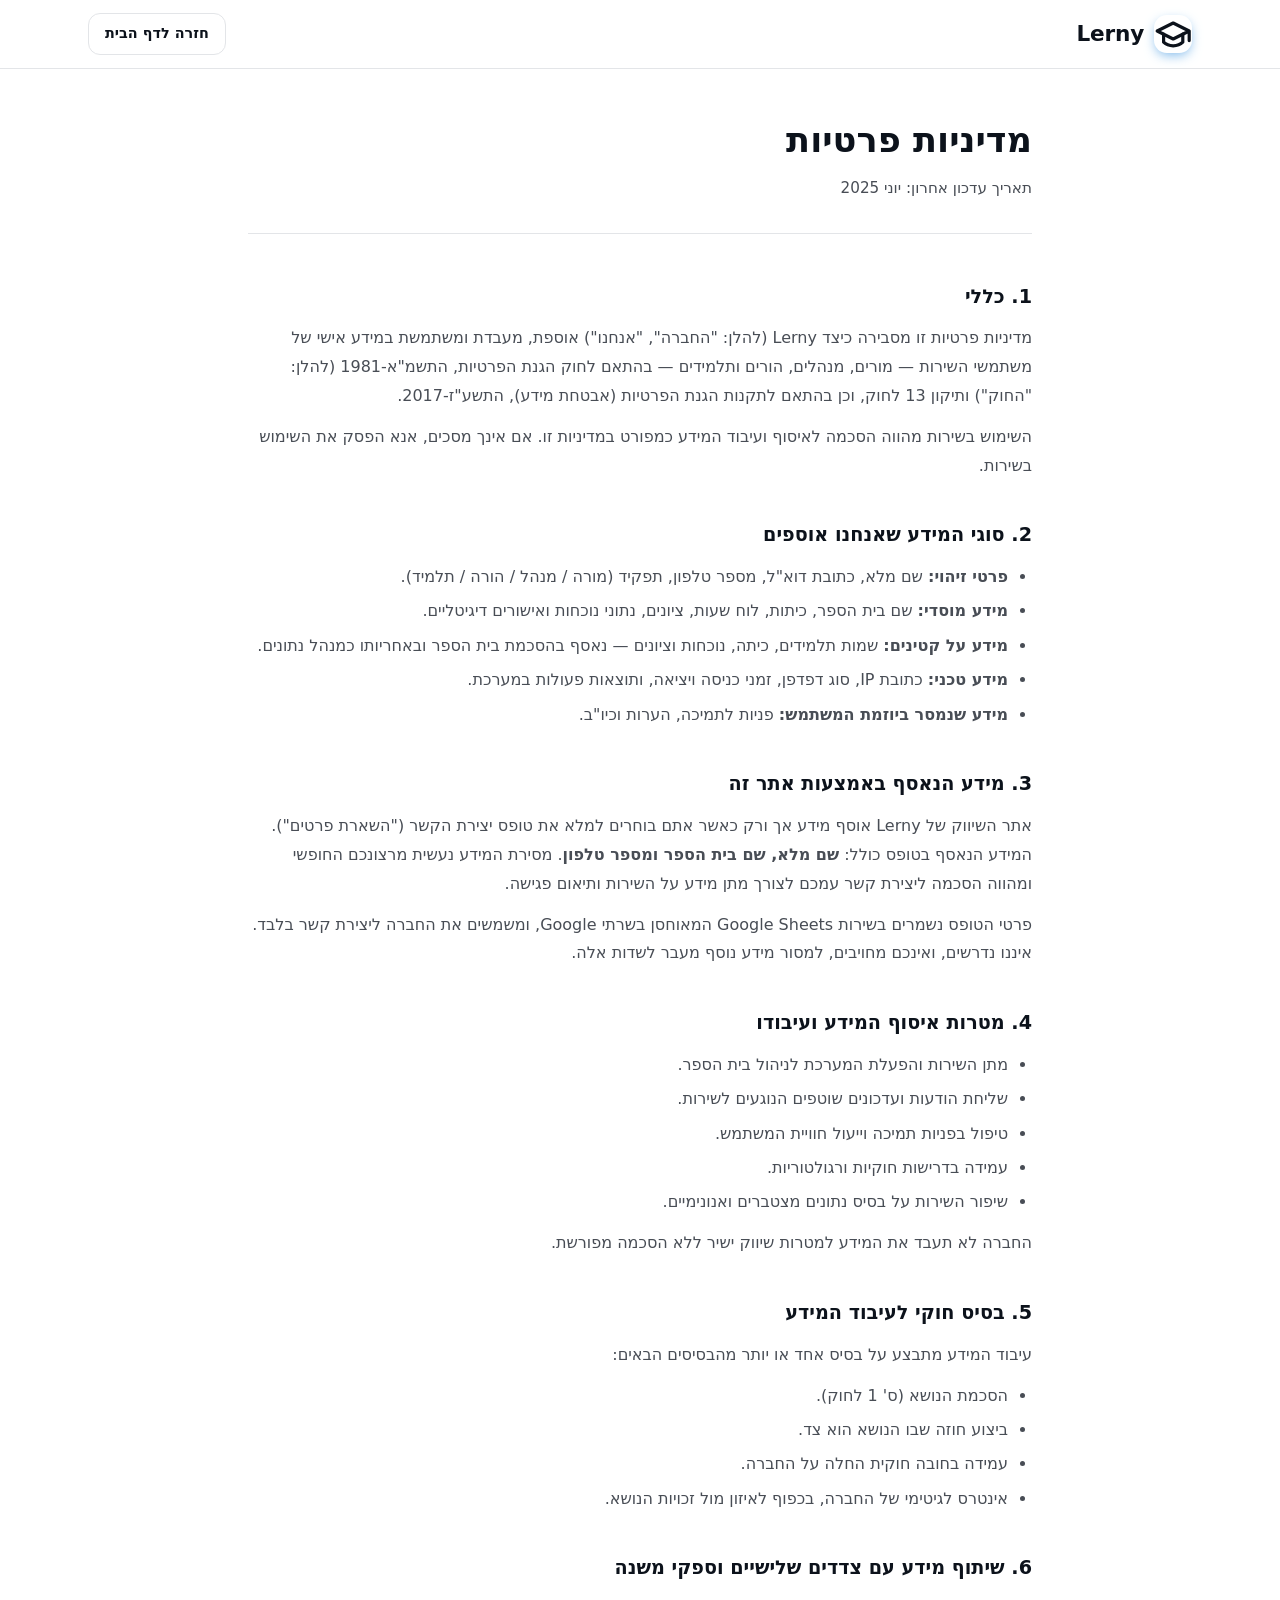
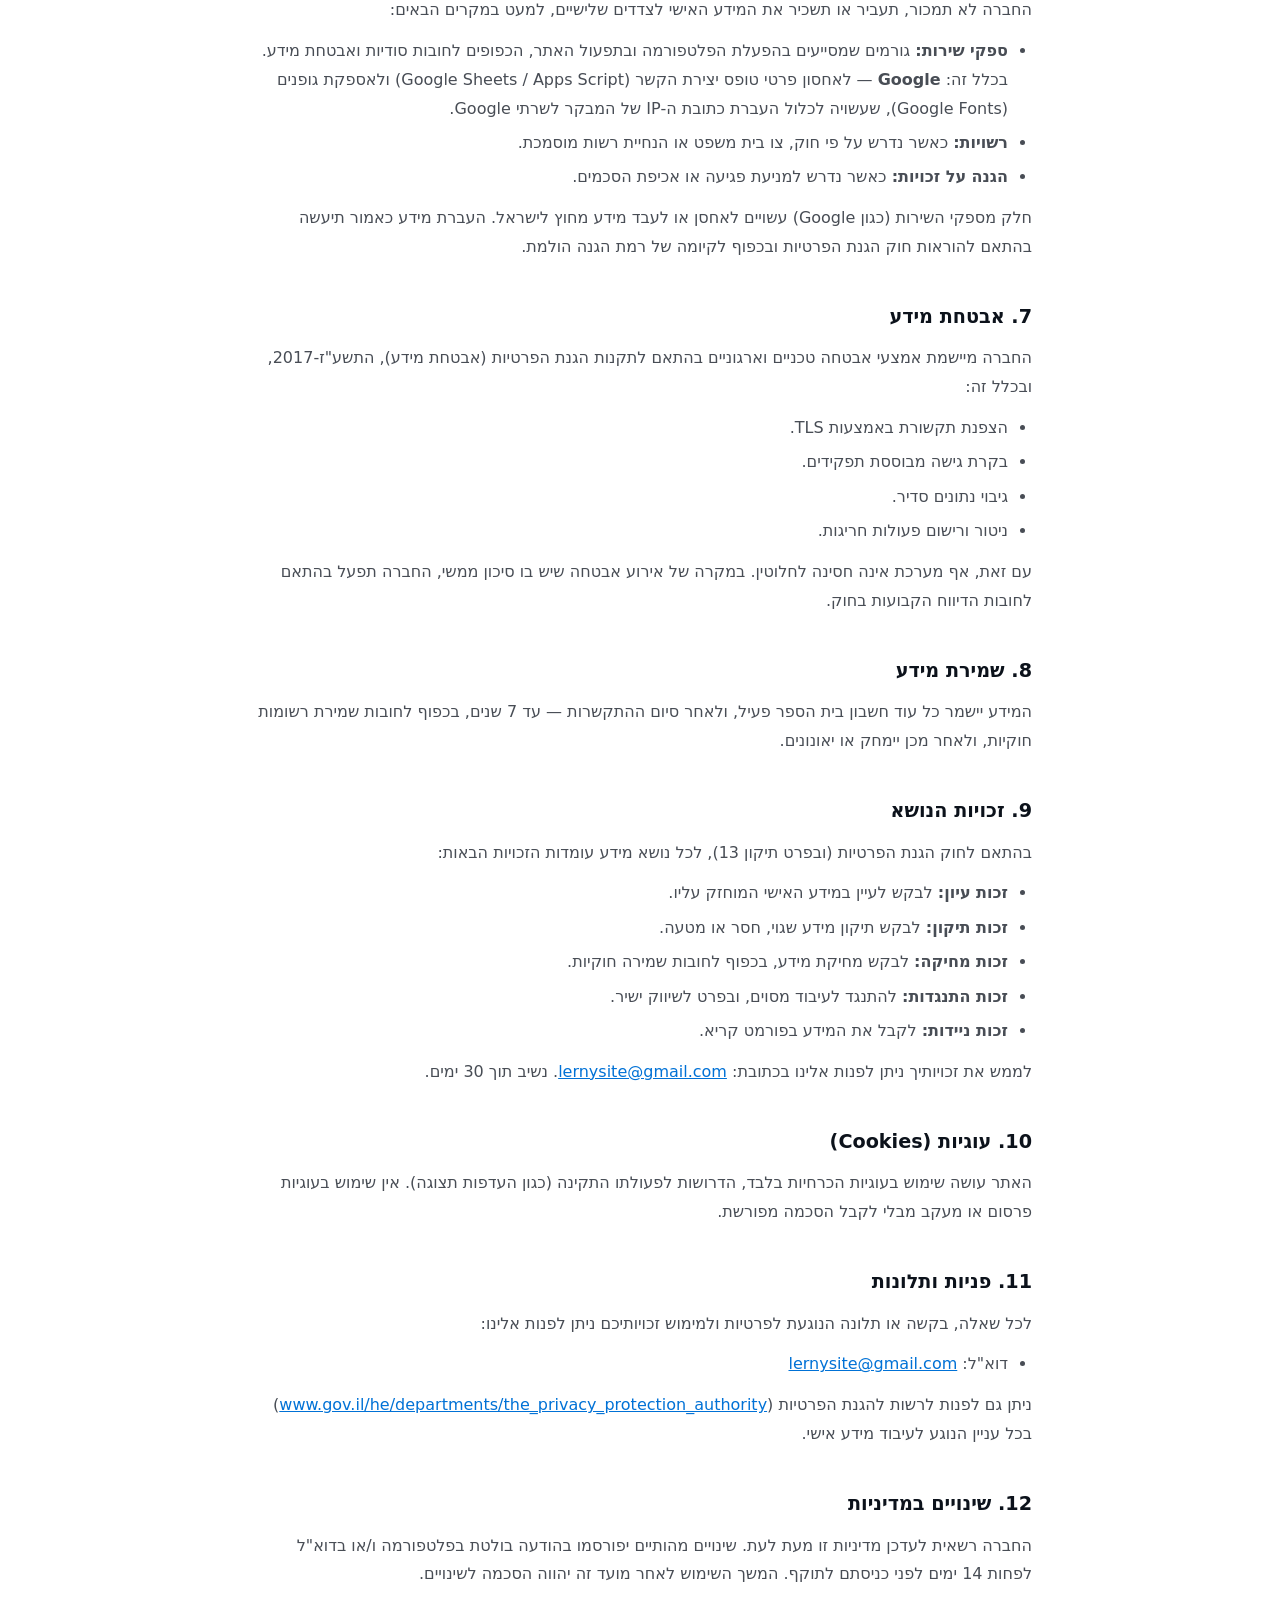
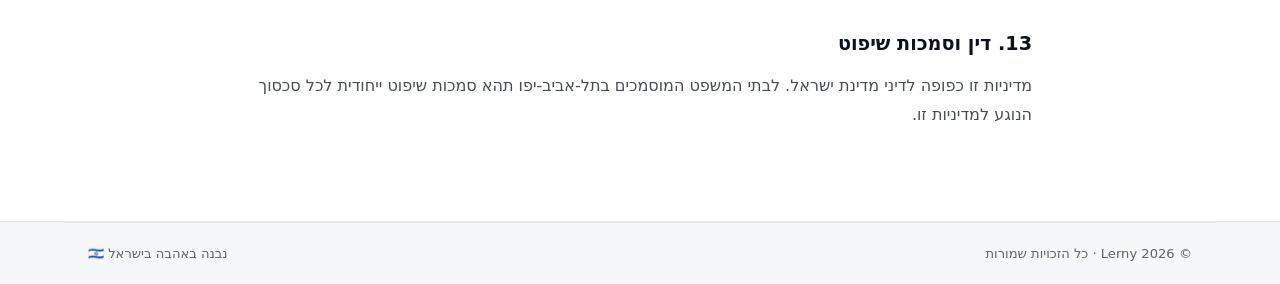
<file: privacy.html>
<!doctype html>
<html lang="he" dir="rtl">
<head>
  <meta charset="utf-8" />
  <meta name="viewport" content="width=device-width, initial-scale=1" />
  <meta http-equiv="Content-Security-Policy" content="default-src 'self'; script-src 'self'; style-src 'self' 'unsafe-inline' https://fonts.googleapis.com; font-src https://fonts.gstatic.com; img-src 'self' data:; connect-src https://script.google.com https://script.googleusercontent.com; form-action 'self'; base-uri 'self'; object-src 'none'" />
  <meta name="referrer" content="strict-origin-when-cross-origin" />
  <title>מדיניות פרטיות — Lerny</title>
  <link rel="preconnect" href="https://fonts.googleapis.com" />
  <link rel="preconnect" href="https://fonts.gstatic.com" crossorigin />
  <link href="https://fonts.googleapis.com/css2?family=Heebo:wght@400;500;600;700;800;900&display=swap" rel="stylesheet" />
  <link rel="stylesheet" href="styles.css" />
  <link rel="icon" href="favicon.ico" sizes="any" />
  <link rel="icon" type="image/png" sizes="32x32" href="favicon-32x32.png" />
  <link rel="icon" type="image/png" sizes="16x16" href="favicon-16x16.png" />
  <link rel="apple-touch-icon" href="apple-touch-icon.png" />
  <style>
    .legal-page { padding: 7rem 0 5rem; min-height: 100vh; }
    .legal-header { margin-bottom: 3rem; padding-bottom: 2rem; border-bottom: 1px solid var(--border); }
    .legal-header h1 { font-size: 2.2rem; font-weight: 800; margin-bottom: 0.5rem; }
    .legal-header p { color: var(--ink-soft); font-size: 0.95rem; }
    .legal-body h2 { font-size: 1.2rem; font-weight: 700; margin: 2.5rem 0 0.75rem; color: var(--ink); }
    .legal-body h2:first-child { margin-top: 0; }
    .legal-body p { color: var(--ink-soft); line-height: 1.8; margin-bottom: 0.75rem; }
    .legal-body ul { padding-inline-start: 1.5rem; list-style: disc; color: var(--ink-soft); line-height: 1.8; margin-bottom: 0.75rem; }
    .legal-body ul li { margin-bottom: 0.35rem; }
    .legal-body a { color: var(--primary); text-decoration: underline; }
    .legal-back { display: inline-flex; align-items: center; gap: 0.4rem; color: var(--primary); font-weight: 600; margin-bottom: 2.5rem; font-size: 0.95rem; }
    .legal-back:hover { opacity: 0.8; }
  </style>
</head>
<body>

<header class="site-header" style="background:var(--bg);box-shadow:0 1px 0 var(--border);">
  <div class="container header-inner">
    <a href="index.html" class="brand" aria-label="Lerny — דף הבית">
      <span class="brand-mark">
        <svg viewBox="0 0 24 24" fill="none" stroke="currentColor" stroke-width="2" stroke-linecap="round" stroke-linejoin="round" aria-hidden="true">
          <path d="M22 10v6M2 10l10-5 10 5-10 5z"/><path d="M6 12v5c3 3 9 3 12 0v-5"/>
        </svg>
      </span>
      <span class="brand-name">Lerny</span>
    </a>
    <a href="index.html" class="btn btn-outline btn-sm">חזרה לדף הבית</a>
  </div>
</header>

<main class="legal-page">
  <div class="container" style="max-width:52rem;">
    <div class="legal-header">
      <h1>מדיניות פרטיות</h1>
      <p>תאריך עדכון אחרון: יוני 2025</p>
    </div>

    <div class="legal-body">

      <h2>1. כללי</h2>
      <p>מדיניות פרטיות זו מסבירה כיצד Lerny (להלן: "החברה", "אנחנו") אוספת, מעבדת ומשתמשת במידע אישי של משתמשי השירות — מורים, מנהלים, הורים ותלמידים — בהתאם לחוק הגנת הפרטיות, התשמ"א-1981 (להלן: "החוק") ותיקון 13 לחוק, וכן בהתאם לתקנות הגנת הפרטיות (אבטחת מידע), התשע"ז-2017.</p>
      <p>השימוש בשירות מהווה הסכמה לאיסוף ועיבוד המידע כמפורט במדיניות זו. אם אינך מסכים, אנא הפסק את השימוש בשירות.</p>

      <h2>2. סוגי המידע שאנחנו אוספים</h2>
      <ul>
        <li><strong>פרטי זיהוי:</strong> שם מלא, כתובת דוא"ל, מספר טלפון, תפקיד (מורה / מנהל / הורה / תלמיד).</li>
        <li><strong>מידע מוסדי:</strong> שם בית הספר, כיתות, לוח שעות, ציונים, נתוני נוכחות ואישורים דיגיטליים.</li>
        <li><strong>מידע על קטינים:</strong> שמות תלמידים, כיתה, נוכחות וציונים — נאסף בהסכמת בית הספר ובאחריותו כמנהל נתונים.</li>
        <li><strong>מידע טכני:</strong> כתובת IP, סוג דפדפן, זמני כניסה ויציאה, ותוצאות פעולות במערכת.</li>
        <li><strong>מידע שנמסר ביוזמת המשתמש:</strong> פניות לתמיכה, הערות וכיו"ב.</li>
      </ul>

      <h2>3. מידע הנאסף באמצעות אתר זה</h2>
      <p>אתר השיווק של Lerny אוסף מידע אך ורק כאשר אתם בוחרים למלא את טופס יצירת הקשר ("השארת פרטים"). המידע הנאסף בטופס כולל: <strong>שם מלא, שם בית הספר ומספר טלפון</strong>. מסירת המידע נעשית מרצונכם החופשי ומהווה הסכמה ליצירת קשר עמכם לצורך מתן מידע על השירות ותיאום פגישה.</p>
      <p>פרטי הטופס נשמרים בשירות Google Sheets המאוחסן בשרתי Google, ומשמשים את החברה ליצירת קשר בלבד. איננו נדרשים, ואינכם מחויבים, למסור מידע נוסף מעבר לשדות אלה.</p>

      <h2>4. מטרות איסוף המידע ועיבודו</h2>
      <ul>
        <li>מתן השירות והפעלת המערכת לניהול בית הספר.</li>
        <li>שליחת הודעות ועדכונים שוטפים הנוגעים לשירות.</li>
        <li>טיפול בפניות תמיכה וייעול חוויית המשתמש.</li>
        <li>עמידה בדרישות חוקיות ורגולטוריות.</li>
        <li>שיפור השירות על בסיס נתונים מצטברים ואנונימיים.</li>
      </ul>
      <p>החברה לא תעבד את המידע למטרות שיווק ישיר ללא הסכמה מפורשת.</p>

      <h2>5. בסיס חוקי לעיבוד המידע</h2>
      <p>עיבוד המידע מתבצע על בסיס אחד או יותר מהבסיסים הבאים:</p>
      <ul>
        <li>הסכמת הנושא (ס' 1 לחוק).</li>
        <li>ביצוע חוזה שבו הנושא הוא צד.</li>
        <li>עמידה בחובה חוקית החלה על החברה.</li>
        <li>אינטרס לגיטימי של החברה, בכפוף לאיזון מול זכויות הנושא.</li>
      </ul>

      <h2>6. שיתוף מידע עם צדדים שלישיים וספקי משנה</h2>
      <p>החברה לא תמכור, תעביר או תשכיר את המידע האישי לצדדים שלישיים, למעט במקרים הבאים:</p>
      <ul>
        <li><strong>ספקי שירות:</strong> גורמים שמסייעים בהפעלת הפלטפורמה ובתפעול האתר, הכפופים לחובות סודיות ואבטחת מידע. בכלל זה: <strong>Google</strong> — לאחסון פרטי טופס יצירת הקשר (Google Sheets / Apps Script) ולאספקת גופנים (Google Fonts), שעשויה לכלול העברת כתובת ה-IP של המבקר לשרתי Google.</li>
        <li><strong>רשויות:</strong> כאשר נדרש על פי חוק, צו בית משפט או הנחיית רשות מוסמכת.</li>
        <li><strong>הגנה על זכויות:</strong> כאשר נדרש למניעת פגיעה או אכיפת הסכמים.</li>
      </ul>
      <p>חלק מספקי השירות (כגון Google) עשויים לאחסן או לעבד מידע מחוץ לישראל. העברת מידע כאמור תיעשה בהתאם להוראות חוק הגנת הפרטיות ובכפוף לקיומה של רמת הגנה הולמת.</p>

      <h2>7. אבטחת מידע</h2>
      <p>החברה מיישמת אמצעי אבטחה טכניים וארגוניים בהתאם לתקנות הגנת הפרטיות (אבטחת מידע), התשע"ז-2017, ובכלל זה:</p>
      <ul>
        <li>הצפנת תקשורת באמצעות TLS.</li>
        <li>בקרת גישה מבוססת תפקידים.</li>
        <li>גיבוי נתונים סדיר.</li>
        <li>ניטור ורישום פעולות חריגות.</li>
      </ul>
      <p>עם זאת, אף מערכת אינה חסינה לחלוטין. במקרה של אירוע אבטחה שיש בו סיכון ממשי, החברה תפעל בהתאם לחובות הדיווח הקבועות בחוק.</p>

      <h2>8. שמירת מידע</h2>
      <p>המידע יישמר כל עוד חשבון בית הספר פעיל, ולאחר סיום ההתקשרות — עד 7 שנים, בכפוף לחובות שמירת רשומות חוקיות, ולאחר מכן יימחק או יאונונים.</p>

      <h2>9. זכויות הנושא</h2>
      <p>בהתאם לחוק הגנת הפרטיות (ובפרט תיקון 13), לכל נושא מידע עומדות הזכויות הבאות:</p>
      <ul>
        <li><strong>זכות עיון:</strong> לבקש לעיין במידע האישי המוחזק עליו.</li>
        <li><strong>זכות תיקון:</strong> לבקש תיקון מידע שגוי, חסר או מטעה.</li>
        <li><strong>זכות מחיקה:</strong> לבקש מחיקת מידע, בכפוף לחובות שמירה חוקיות.</li>
        <li><strong>זכות התנגדות:</strong> להתנגד לעיבוד מסוים, ובפרט לשיווק ישיר.</li>
        <li><strong>זכות ניידות:</strong> לקבל את המידע בפורמט קריא.</li>
      </ul>
      <p>לממש את זכויותיך ניתן לפנות אלינו בכתובת: <a href="mailto:lernysite@gmail.com">lernysite@gmail.com</a>. נשיב תוך 30 ימים.</p>

      <h2>10. עוגיות (Cookies)</h2>
      <p>האתר עושה שימוש בעוגיות הכרחיות בלבד, הדרושות לפעולתו התקינה (כגון העדפות תצוגה). אין שימוש בעוגיות פרסום או מעקב מבלי לקבל הסכמה מפורשת.</p>

      <h2>11. פניות ותלונות</h2>
      <p>לכל שאלה, בקשה או תלונה הנוגעת לפרטיות ולמימוש זכויותיכם ניתן לפנות אלינו:</p>
      <ul>
        <li>דוא"ל: <a href="mailto:lernysite@gmail.com">lernysite@gmail.com</a></li>
      </ul>
      <p>ניתן גם לפנות לרשות להגנת הפרטיות (<a href="https://www.gov.il/he/departments/the_privacy_protection_authority" target="_blank" rel="noopener noreferrer">www.gov.il/he/departments/the_privacy_protection_authority</a>) בכל עניין הנוגע לעיבוד מידע אישי.</p>

      <h2>12. שינויים במדיניות</h2>
      <p>החברה רשאית לעדכן מדיניות זו מעת לעת. שינויים מהותיים יפורסמו בהודעה בולטת בפלטפורמה ו/או בדוא"ל לפחות 14 ימים לפני כניסתם לתוקף. המשך השימוש לאחר מועד זה יהווה הסכמה לשינויים.</p>

      <h2>13. דין וסמכות שיפוט</h2>
      <p>מדיניות זו כפופה לדיני מדינת ישראל. לבתי המשפט המוסמכים בתל-אביב-יפו תהא סמכות שיפוט ייחודית לכל סכסוך הנוגע למדיניות זו.</p>

    </div>
  </div>
</main>

<footer class="site-footer">
  <div class="container footer-bottom">
    <span>© <span id="year"></span> Lerny · כל הזכויות שמורות</span>
    <span>נבנה באהבה בישראל 🇮🇱</span>
  </div>
</footer>
<script src="legal.js"></script>
</body>
</html>
</file>
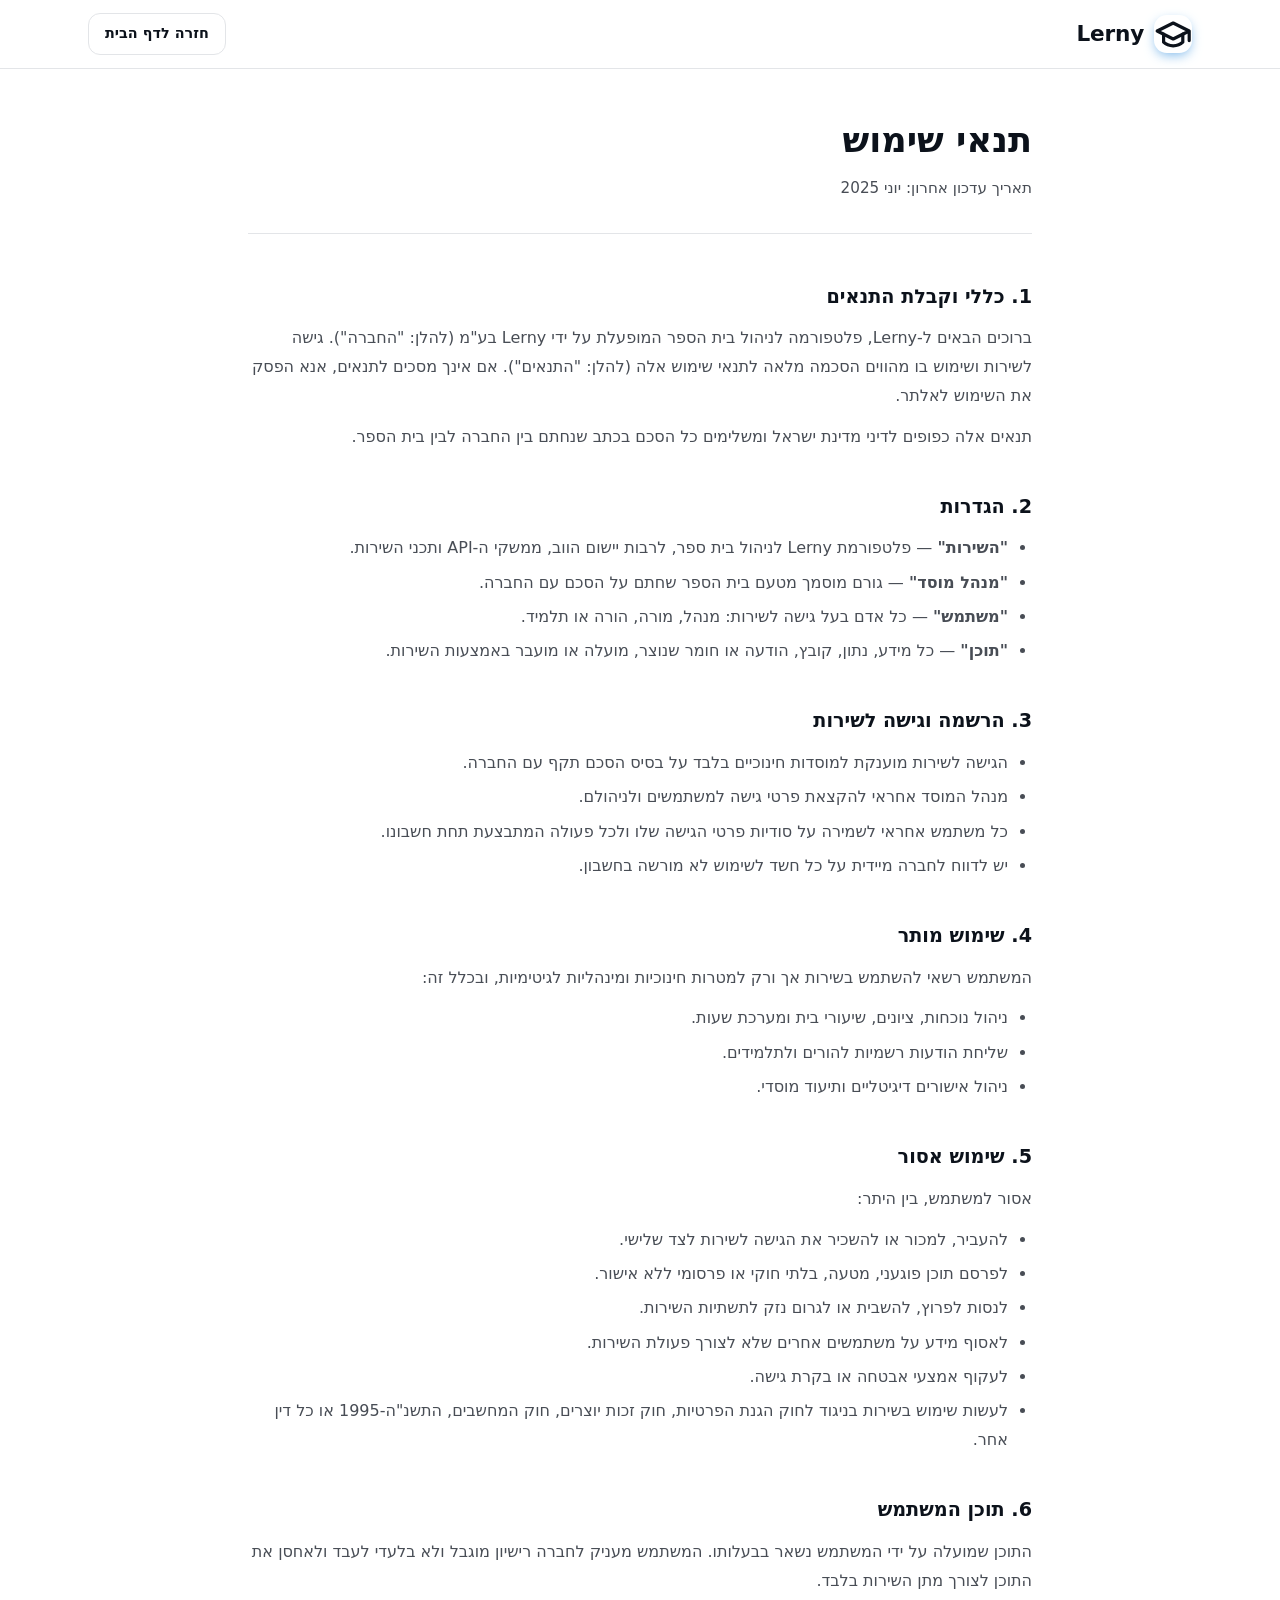
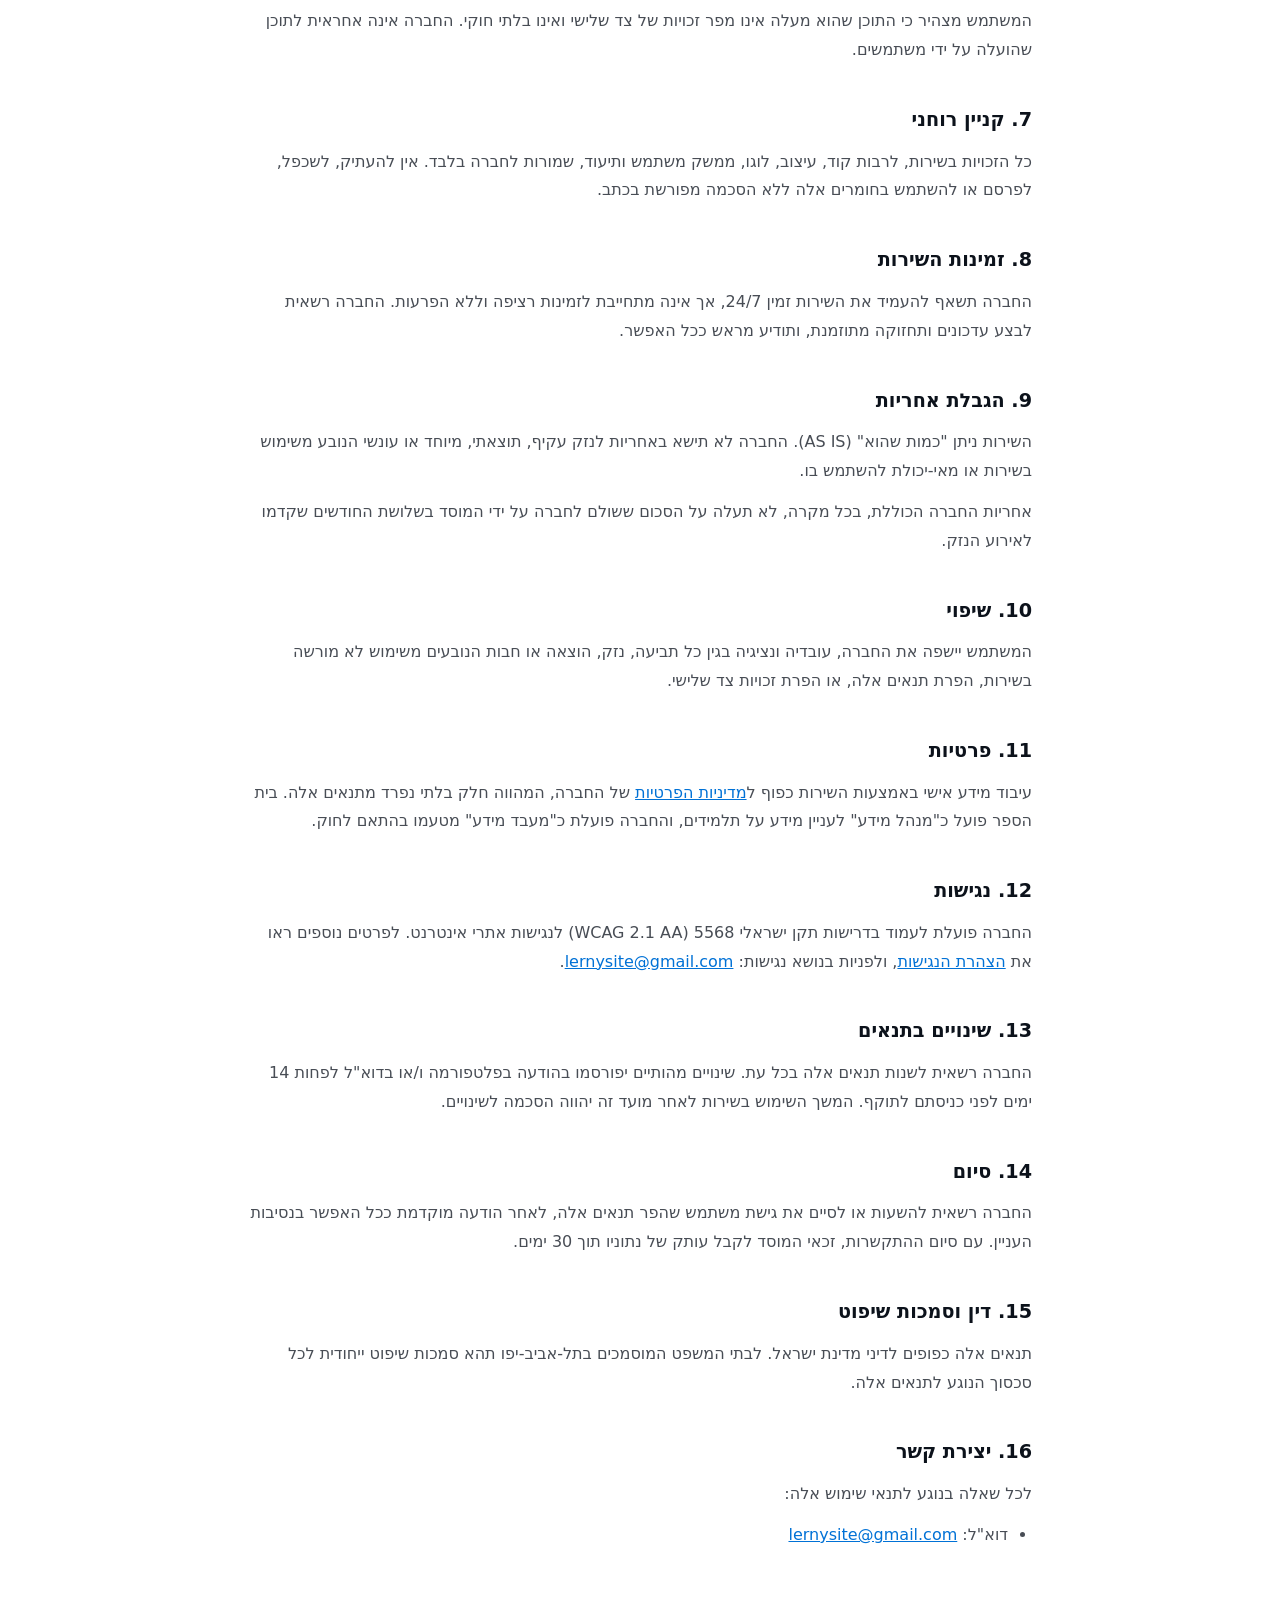
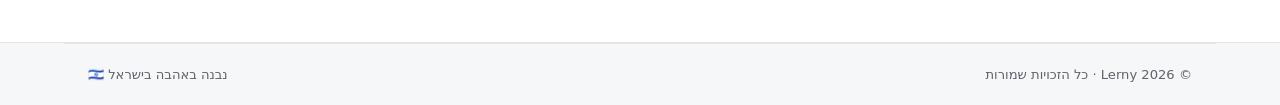
<file: terms.html>
<!doctype html>
<html lang="he" dir="rtl">
<head>
  <meta charset="utf-8" />
  <meta name="viewport" content="width=device-width, initial-scale=1" />
  <meta http-equiv="Content-Security-Policy" content="default-src 'self'; script-src 'self'; style-src 'self' 'unsafe-inline' https://fonts.googleapis.com; font-src https://fonts.gstatic.com; img-src 'self' data:; connect-src https://script.google.com https://script.googleusercontent.com; form-action 'self'; base-uri 'self'; object-src 'none'" />
  <meta name="referrer" content="strict-origin-when-cross-origin" />
  <title>תנאי שימוש — Lerny</title>
  <link rel="preconnect" href="https://fonts.googleapis.com" />
  <link rel="preconnect" href="https://fonts.gstatic.com" crossorigin />
  <link href="https://fonts.googleapis.com/css2?family=Heebo:wght@400;500;600;700;800;900&display=swap" rel="stylesheet" />
  <link rel="stylesheet" href="styles.css" />
  <link rel="icon" href="favicon.ico" sizes="any" />
  <link rel="icon" type="image/png" sizes="32x32" href="favicon-32x32.png" />
  <link rel="icon" type="image/png" sizes="16x16" href="favicon-16x16.png" />
  <link rel="apple-touch-icon" href="apple-touch-icon.png" />
  <style>
    .legal-page { padding: 7rem 0 5rem; min-height: 100vh; }
    .legal-header { margin-bottom: 3rem; padding-bottom: 2rem; border-bottom: 1px solid var(--border); }
    .legal-header h1 { font-size: 2.2rem; font-weight: 800; margin-bottom: 0.5rem; }
    .legal-header p { color: var(--ink-soft); font-size: 0.95rem; }
    .legal-body h2 { font-size: 1.2rem; font-weight: 700; margin: 2.5rem 0 0.75rem; color: var(--ink); }
    .legal-body h2:first-child { margin-top: 0; }
    .legal-body p { color: var(--ink-soft); line-height: 1.8; margin-bottom: 0.75rem; }
    .legal-body ul { padding-inline-start: 1.5rem; list-style: disc; color: var(--ink-soft); line-height: 1.8; margin-bottom: 0.75rem; }
    .legal-body ul li { margin-bottom: 0.35rem; }
    .legal-body a { color: var(--primary); text-decoration: underline; }
  </style>
</head>
<body>

<header class="site-header" style="background:var(--bg);box-shadow:0 1px 0 var(--border);">
  <div class="container header-inner">
    <a href="index.html" class="brand" aria-label="Lerny — דף הבית">
      <span class="brand-mark">
        <svg viewBox="0 0 24 24" fill="none" stroke="currentColor" stroke-width="2" stroke-linecap="round" stroke-linejoin="round" aria-hidden="true">
          <path d="M22 10v6M2 10l10-5 10 5-10 5z"/><path d="M6 12v5c3 3 9 3 12 0v-5"/>
        </svg>
      </span>
      <span class="brand-name">Lerny</span>
    </a>
    <a href="index.html" class="btn btn-outline btn-sm">חזרה לדף הבית</a>
  </div>
</header>

<main class="legal-page">
  <div class="container" style="max-width:52rem;">
    <div class="legal-header">
      <h1>תנאי שימוש</h1>
      <p>תאריך עדכון אחרון: יוני 2025</p>
    </div>

    <div class="legal-body">

      <h2>1. כללי וקבלת התנאים</h2>
      <p>ברוכים הבאים ל-Lerny, פלטפורמה לניהול בית הספר המופעלת על ידי Lerny בע"מ (להלן: "החברה"). גישה לשירות ושימוש בו מהווים הסכמה מלאה לתנאי שימוש אלה (להלן: "התנאים"). אם אינך מסכים לתנאים, אנא הפסק את השימוש לאלתר.</p>
      <p>תנאים אלה כפופים לדיני מדינת ישראל ומשלימים כל הסכם בכתב שנחתם בין החברה לבין בית הספר.</p>

      <h2>2. הגדרות</h2>
      <ul>
        <li><strong>"השירות"</strong> — פלטפורמת Lerny לניהול בית ספר, לרבות יישום הווב, ממשקי ה-API ותכני השירות.</li>
        <li><strong>"מנהל מוסד"</strong> — גורם מוסמך מטעם בית הספר שחתם על הסכם עם החברה.</li>
        <li><strong>"משתמש"</strong> — כל אדם בעל גישה לשירות: מנהל, מורה, הורה או תלמיד.</li>
        <li><strong>"תוכן"</strong> — כל מידע, נתון, קובץ, הודעה או חומר שנוצר, מועלה או מועבר באמצעות השירות.</li>
      </ul>

      <h2>3. הרשמה וגישה לשירות</h2>
      <ul>
        <li>הגישה לשירות מוענקת למוסדות חינוכיים בלבד על בסיס הסכם תקף עם החברה.</li>
        <li>מנהל המוסד אחראי להקצאת פרטי גישה למשתמשים ולניהולם.</li>
        <li>כל משתמש אחראי לשמירה על סודיות פרטי הגישה שלו ולכל פעולה המתבצעת תחת חשבונו.</li>
        <li>יש לדווח לחברה מיידית על כל חשד לשימוש לא מורשה בחשבון.</li>
      </ul>

      <h2>4. שימוש מותר</h2>
      <p>המשתמש רשאי להשתמש בשירות אך ורק למטרות חינוכיות ומינהליות לגיטימיות, ובכלל זה:</p>
      <ul>
        <li>ניהול נוכחות, ציונים, שיעורי בית ומערכת שעות.</li>
        <li>שליחת הודעות רשמיות להורים ולתלמידים.</li>
        <li>ניהול אישורים דיגיטליים ותיעוד מוסדי.</li>
      </ul>

      <h2>5. שימוש אסור</h2>
      <p>אסור למשתמש, בין היתר:</p>
      <ul>
        <li>להעביר, למכור או להשכיר את הגישה לשירות לצד שלישי.</li>
        <li>לפרסם תוכן פוגעני, מטעה, בלתי חוקי או פרסומי ללא אישור.</li>
        <li>לנסות לפרוץ, להשבית או לגרום נזק לתשתיות השירות.</li>
        <li>לאסוף מידע על משתמשים אחרים שלא לצורך פעולת השירות.</li>
        <li>לעקוף אמצעי אבטחה או בקרת גישה.</li>
        <li>לעשות שימוש בשירות בניגוד לחוק הגנת הפרטיות, חוק זכות יוצרים, חוק המחשבים, התשנ"ה-1995 או כל דין אחר.</li>
      </ul>

      <h2>6. תוכן המשתמש</h2>
      <p>התוכן שמועלה על ידי המשתמש נשאר בבעלותו. המשתמש מעניק לחברה רישיון מוגבל ולא בלעדי לעבד ולאחסן את התוכן לצורך מתן השירות בלבד.</p>
      <p>המשתמש מצהיר כי התוכן שהוא מעלה אינו מפר זכויות של צד שלישי ואינו בלתי חוקי. החברה אינה אחראית לתוכן שהועלה על ידי משתמשים.</p>

      <h2>7. קניין רוחני</h2>
      <p>כל הזכויות בשירות, לרבות קוד, עיצוב, לוגו, ממשק משתמש ותיעוד, שמורות לחברה בלבד. אין להעתיק, לשכפל, לפרסם או להשתמש בחומרים אלה ללא הסכמה מפורשת בכתב.</p>

      <h2>8. זמינות השירות</h2>
      <p>החברה תשאף להעמיד את השירות זמין 24/7, אך אינה מתחייבת לזמינות רציפה וללא הפרעות. החברה רשאית לבצע עדכונים ותחזוקה מתוזמנת, ותודיע מראש ככל האפשר.</p>

      <h2>9. הגבלת אחריות</h2>
      <p>השירות ניתן "כמות שהוא" (AS IS). החברה לא תישא באחריות לנזק עקיף, תוצאתי, מיוחד או עונשי הנובע משימוש בשירות או מאי-יכולת להשתמש בו.</p>
      <p>אחריות החברה הכוללת, בכל מקרה, לא תעלה על הסכום ששולם לחברה על ידי המוסד בשלושת החודשים שקדמו לאירוע הנזק.</p>

      <h2>10. שיפוי</h2>
      <p>המשתמש יישפה את החברה, עובדיה ונציגיה בגין כל תביעה, נזק, הוצאה או חבות הנובעים משימוש לא מורשה בשירות, הפרת תנאים אלה, או הפרת זכויות צד שלישי.</p>

      <h2>11. פרטיות</h2>
      <p>עיבוד מידע אישי באמצעות השירות כפוף ל<a href="privacy.html">מדיניות הפרטיות</a> של החברה, המהווה חלק בלתי נפרד מתנאים אלה. בית הספר פועל כ"מנהל מידע" לעניין מידע על תלמידים, והחברה פועלת כ"מעבד מידע" מטעמו בהתאם לחוק.</p>

      <h2>12. נגישות</h2>
      <p>החברה פועלת לעמוד בדרישות תקן ישראלי 5568 (WCAG 2.1 AA) לנגישות אתרי אינטרנט. לפרטים נוספים ראו את <a href="accessibility.html">הצהרת הנגישות</a>, ולפניות בנושא נגישות: <a href="mailto:lernysite@gmail.com">lernysite@gmail.com</a>.</p>

      <h2>13. שינויים בתנאים</h2>
      <p>החברה רשאית לשנות תנאים אלה בכל עת. שינויים מהותיים יפורסמו בהודעה בפלטפורמה ו/או בדוא"ל לפחות 14 ימים לפני כניסתם לתוקף. המשך השימוש בשירות לאחר מועד זה יהווה הסכמה לשינויים.</p>

      <h2>14. סיום</h2>
      <p>החברה רשאית להשעות או לסיים את גישת משתמש שהפר תנאים אלה, לאחר הודעה מוקדמת ככל האפשר בנסיבות העניין. עם סיום ההתקשרות, זכאי המוסד לקבל עותק של נתוניו תוך 30 ימים.</p>

      <h2>15. דין וסמכות שיפוט</h2>
      <p>תנאים אלה כפופים לדיני מדינת ישראל. לבתי המשפט המוסמכים בתל-אביב-יפו תהא סמכות שיפוט ייחודית לכל סכסוך הנוגע לתנאים אלה.</p>

      <h2>16. יצירת קשר</h2>
      <p>לכל שאלה בנוגע לתנאי שימוש אלה:</p>
      <ul>
        <li>דוא"ל: <a href="mailto:lernysite@gmail.com">lernysite@gmail.com</a></li>
      </ul>

    </div>
  </div>
</main>

<footer class="site-footer">
  <div class="container footer-bottom">
    <span>© <span id="year"></span> Lerny · כל הזכויות שמורות</span>
    <span>נבנה באהבה בישראל 🇮🇱</span>
  </div>
</footer>
<script src="legal.js"></script>
</body>
</html>
</file>
<file: styles.css>
/* =====================================================
   Lerny Landing — standalone stylesheet
   Brand tokens mirrored from the Lerny app design system
   ===================================================== */

:root {
  --primary: oklch(0.55 0.18 252);
  --primary-strong: oklch(0.48 0.19 252);
  --primary-soft: oklch(0.96 0.012 252);
  --primary-fg: oklch(0.99 0 0);

  --ink: oklch(0.18 0.02 260);
  --ink-soft: oklch(0.42 0.015 260);
  --muted: oklch(0.5 0.015 260);
  --bg: oklch(1 0 0);
  --bg-soft: oklch(0.975 0.004 260);
  --border: oklch(0.92 0.005 260);

  --success: oklch(0.62 0.16 152);
  --success-soft: oklch(0.95 0.04 152);
  --warning: oklch(0.78 0.16 78);
  --warning-soft: oklch(0.97 0.05 85);
  --warning-ink: oklch(0.45 0.11 70);
  --destructive: oklch(0.6 0.21 25);
  --destructive-soft: oklch(0.96 0.03 25);
  --violet: oklch(0.55 0.2 295);
  --violet-soft: oklch(0.95 0.04 295);
  --teal: oklch(0.6 0.12 200);
  --teal-soft: oklch(0.95 0.035 200);
  --sky-soft: oklch(0.95 0.03 230);

  --radius: 0.875rem;
  --radius-lg: 1.25rem;
  --radius-xl: 1.75rem;

  --shadow-card: 0 1px 2px 0 rgb(15 23 42 / 0.04), 0 1px 3px 0 rgb(15 23 42 / 0.06);
  --shadow-soft: 0 4px 16px -4px rgb(15 23 42 / 0.08);
  --shadow-pop: 0 10px 30px -8px rgb(15 23 42 / 0.12);
  --shadow-hero: 0 30px 80px -20px rgb(15 23 42 / 0.25);

  --font: "Heebo", ui-sans-serif, system-ui, sans-serif;
  --container: 72rem;
}

* { box-sizing: border-box; margin: 0; padding: 0; }

html { scroll-behavior: smooth; }

body {
  font-family: var(--font);
  color: var(--ink);
  background: var(--bg);
  line-height: 1.6;
  -webkit-font-smoothing: antialiased;
  overflow-x: hidden;
}

img, svg { display: block; }
a { color: inherit; text-decoration: none; }
ul { list-style: none; }
button { font: inherit; cursor: pointer; border: 0; background: none; }

.container {
  max-width: var(--container);
  margin-inline: auto;
  padding-inline: 1.5rem;
}

/* ---------- Buttons ---------- */
.btn {
  display: inline-flex;
  align-items: center;
  justify-content: center;
  gap: 0.5rem;
  font-weight: 700;
  border-radius: calc(var(--radius) - 0.125rem);
  padding: 0.65rem 1.25rem;
  font-size: 0.95rem;
  transition: transform 0.15s ease, box-shadow 0.2s ease, background-color 0.2s ease, color 0.2s ease;
  white-space: nowrap;
}
.btn svg { width: 1.1em; height: 1.1em; }
.btn:active { transform: scale(0.97); }

.btn-primary {
  background: var(--primary);
  color: var(--primary-fg);
  box-shadow: 0 4px 14px -2px color-mix(in oklab, var(--primary) 45%, transparent);
}
.btn-primary:hover {
  background: var(--primary-strong);
  box-shadow: 0 8px 24px -4px color-mix(in oklab, var(--primary) 55%, transparent);
  transform: translateY(-1px);
}
.btn-outline {
  border: 1.5px solid var(--border);
  color: var(--ink);
  background: var(--bg);
}
.btn-outline:hover { border-color: var(--primary); color: var(--primary); }
.btn-ghost { color: var(--ink-soft); }
.btn-ghost:hover { color: var(--primary); }
.btn-light {
  background: white;
  color: var(--primary-strong);
  box-shadow: 0 6px 20px -6px rgb(0 0 0 / 0.35);
}
.btn-light:hover { transform: translateY(-1px); box-shadow: 0 10px 28px -6px rgb(0 0 0 / 0.4); }
.btn-lg { padding: 0.9rem 1.75rem; font-size: 1.05rem; border-radius: var(--radius); }
.btn-sm { padding: 0.5rem 1rem; font-size: 0.9rem; }

/* ---------- Header ---------- */
.site-header {
  position: fixed;
  inset-inline: 0;
  top: 0;
  z-index: 50;
  transition: background-color 0.25s ease, box-shadow 0.25s ease, backdrop-filter 0.25s ease;
}
.site-header.scrolled {
  background: color-mix(in oklab, var(--bg) 82%, transparent);
  backdrop-filter: blur(14px);
  -webkit-backdrop-filter: blur(14px);
  box-shadow: 0 1px 0 var(--border), var(--shadow-card);
}
.scroll-progress {
  position: absolute;
  top: 0;
  inset-inline: 0;
  height: 3px;
  background: linear-gradient(90deg, oklch(0.6 0.17 320), oklch(0.62 0.19 280), var(--primary));
  transform: scaleX(0);
  transform-origin: right;
  transition: transform 0.1s linear;
}
.header-inner {
  display: flex;
  align-items: center;
  justify-content: space-between;
  gap: 1rem;
  height: 4.25rem;
}
.brand { display: inline-flex; align-items: center; gap: 0.6rem; }
.brand-mark {
  display: inline-flex;
  align-items: center;
  justify-content: center;
  width: 2.4rem;
  height: 2.4rem;
  border-radius: 0.8rem;
  overflow: hidden;
  box-shadow: 0 4px 12px -2px color-mix(in oklab, var(--primary) 50%, transparent);
}
.brand-mark img { width: 100%; height: 100%; object-fit: cover; display: block; }
.brand-name { font-size: 1.35rem; font-weight: 800; letter-spacing: -0.01em; }

.main-nav { display: flex; gap: 1.75rem; }
.main-nav a {
  font-size: 0.95rem;
  font-weight: 500;
  color: var(--ink-soft);
  transition: color 0.15s ease;
}
.main-nav a:hover { color: var(--primary); }

.header-actions { display: flex; align-items: center; gap: 0.5rem; }

.menu-toggle {
  display: none;
  flex-direction: column;
  gap: 5px;
  padding: 0.5rem;
}
.menu-toggle span {
  width: 22px; height: 2px;
  background: var(--ink);
  border-radius: 2px;
  transition: transform 0.2s ease, opacity 0.2s ease;
}
.menu-toggle.open span:nth-child(1) { transform: translateY(7px) rotate(45deg); }
.menu-toggle.open span:nth-child(2) { opacity: 0; }
.menu-toggle.open span:nth-child(3) { transform: translateY(-7px) rotate(-45deg); }

/* ---------- Hero ---------- */
.hero {
  position: relative;
  padding: 8.5rem 0 5rem;
  overflow: hidden;
}
.hero-bg { position: absolute; inset: 0; pointer-events: none; }
.blob {
  position: absolute;
  border-radius: 50%;
  filter: blur(90px);
  opacity: 0.55;
  animation: blob-drift 16s ease-in-out infinite alternate;
}
.blob-1 {
  width: 38rem; height: 38rem;
  top: -14rem; right: -8rem;
  background: color-mix(in oklab, var(--primary) 22%, white);
}
.blob-2 {
  width: 30rem; height: 30rem;
  bottom: -16rem; left: -10rem;
  background: color-mix(in oklab, var(--violet) 14%, white);
  animation-delay: -8s;
  animation-duration: 20s;
}
@keyframes blob-drift {
  0% { transform: translate(0, 0) scale(1); }
  50% { transform: translate(-3rem, 2.5rem) scale(1.08); }
  100% { transform: translate(2rem, -2rem) scale(0.95); }
}
.grid-overlay {
  position: absolute; inset: 0;
  background-image:
    linear-gradient(to left, color-mix(in oklab, var(--ink) 4%, transparent) 1px, transparent 1px),
    linear-gradient(to bottom, color-mix(in oklab, var(--ink) 4%, transparent) 1px, transparent 1px);
  background-size: 3.5rem 3.5rem;
  mask-image: radial-gradient(ellipse 80% 60% at 70% 20%, black 30%, transparent 75%);
  -webkit-mask-image: radial-gradient(ellipse 80% 60% at 70% 20%, black 30%, transparent 75%);
}

.hero-inner {
  position: relative;
  display: grid;
  grid-template-columns: 1.05fr 1fr;
  grid-template-areas: "top visual" "bot visual";
  grid-template-rows: auto 1fr;
  column-gap: 3.5rem;
  row-gap: 1.5rem;
}
.hero-copy-top { grid-area: top; align-self: end; }
.hero-copy-bot { grid-area: bot; align-self: start; }
.hero-visual   { grid-area: visual; align-self: center; }

.hero-badge {
  display: inline-flex;
  align-items: center;
  gap: 0.55rem;
  font-size: 0.85rem;
  font-weight: 600;
  color: var(--primary-strong);
  background: var(--primary-soft);
  border: 1px solid color-mix(in oklab, var(--primary) 22%, transparent);
  border-radius: 999px;
  padding: 0.4rem 1rem;
  margin-bottom: 1.5rem;
}
.pulse-dot {
  width: 8px; height: 8px;
  border-radius: 50%;
  background: var(--primary);
  animation: pulse 2s ease-in-out infinite;
}
@keyframes pulse {
  0%, 100% { box-shadow: 0 0 0 0 color-mix(in oklab, var(--primary) 45%, transparent); }
  50% { box-shadow: 0 0 0 7px color-mix(in oklab, var(--primary) 0%, transparent); }
}

.hero h1 {
  font-size: clamp(2.7rem, 5.6vw, 4.4rem);
  font-weight: 900;
  line-height: 1.1;
  letter-spacing: -0.02em;
  margin-bottom: 1.25rem;
}
.text-gradient {
  background: linear-gradient(105deg, var(--primary) 10%, oklch(0.62 0.19 280) 45%, oklch(0.6 0.17 320) 70%, var(--primary) 95%);
  background-size: 220% 100%;
  -webkit-background-clip: text;
  background-clip: text;
  color: transparent;
  animation: gradient-slide 6s ease-in-out infinite;
}
@keyframes gradient-slide {
  0%, 100% { background-position: 0% 50%; }
  50% { background-position: 100% 50%; }
}
.hero-sub {
  font-size: 1.25rem;
  color: var(--muted);
  max-width: 34rem;
  margin-bottom: 2rem;
}
.hero-ctas { display: flex; gap: 0.85rem; flex-wrap: wrap; margin-bottom: 1.5rem; }
.hero-trust {
  display: flex;
  align-items: center;
  gap: 0.5rem;
  font-size: 0.875rem;
  color: var(--muted);
}
.hero-trust svg { width: 1.1rem; height: 1.1rem; color: var(--success); flex-shrink: 0; }

/* --- App mockup frame --- */
.hero-visual { position: relative; perspective: 1200px; }
.app-frame {
  background: var(--bg);
  border: 1px solid var(--border);
  border-radius: var(--radius-lg);
  box-shadow: var(--shadow-hero);
  overflow: hidden;
  font-size: 0.72rem;
  transition: transform 0.25s ease-out;
  will-change: transform;
}
.app-titlebar {
  display: flex;
  align-items: center;
  gap: 6px;
  padding: 0.6rem 0.9rem;
  border-bottom: 1px solid var(--border);
  background: var(--bg-soft);
}
.tb-dot { width: 9px; height: 9px; border-radius: 50%; background: var(--border); }
.tb-dot:nth-child(1) { background: oklch(0.72 0.17 25); }
.tb-dot:nth-child(2) { background: oklch(0.82 0.15 85); }
.tb-dot:nth-child(3) { background: oklch(0.72 0.15 152); }
.tb-url {
  margin-inline: auto;
  font-size: 0.68rem;
  color: var(--muted);
  background: var(--bg);
  border: 1px solid var(--border);
  border-radius: 999px;
  padding: 0.1rem 0.9rem;
  direction: ltr;
}
.app-body { display: grid; grid-template-columns: 9.5rem 1fr; min-height: 21rem; }

.app-sidebar {
  border-inline-end: 1px solid var(--border);
  background: oklch(0.99 0.003 260);
  padding: 0.8rem 0.6rem;
}
.app-logo { display: flex; align-items: center; gap: 0.45rem; padding: 0.2rem 0.3rem 0.8rem; }
.app-logo-mark {
  display: inline-flex; align-items: center; justify-content: center;
  width: 1.7rem; height: 1.7rem;
  border-radius: 0.55rem;
  overflow: hidden;
}
.app-logo-mark img { width: 100%; height: 100%; object-fit: cover; display: block; }
.app-logo b { display: block; font-size: 0.78rem; line-height: 1.2; }
.app-logo i { display: block; font-style: normal; font-size: 0.6rem; color: var(--muted); }
.app-nav { display: flex; flex-direction: column; gap: 2px; }
.app-nav span {
  display: flex; align-items: center; justify-content: space-between;
  padding: 0.42rem 0.55rem;
  border-radius: 0.55rem;
  color: var(--ink-soft);
  font-weight: 500;
}
.app-nav span.active {
  background: var(--primary-soft);
  color: var(--primary-strong);
  font-weight: 700;
}
.nav-badge {
  font-style: normal;
  background: var(--primary);
  color: white;
  font-size: 0.58rem;
  font-weight: 700;
  border-radius: 999px;
  padding: 0 0.35rem;
  line-height: 1.5;
}

.app-main { padding: 0.9rem 1rem; background: color-mix(in oklab, var(--bg-soft) 55%, white); }
.app-page-title { font-size: 0.92rem; font-weight: 800; margin-bottom: 0.7rem; }
.app-page-title small { display: block; font-size: 0.62rem; font-weight: 400; color: var(--muted); }
.app-stats { display: grid; grid-template-columns: repeat(3, 1fr); gap: 0.5rem; margin-bottom: 0.7rem; }
.app-stat {
  background: white;
  border: 1px solid var(--border);
  border-radius: 0.7rem;
  padding: 0.55rem 0.6rem;
  box-shadow: var(--shadow-card);
}
.app-stat b { display: block; font-size: 1rem; }
.app-stat span { font-size: 0.6rem; color: var(--muted); }
.stat-ic { display: block; width: 1.4rem; height: 0.3rem; border-radius: 999px; margin-bottom: 0.4rem; }
.ic-green { background: var(--success); }
.ic-blue { background: var(--primary); }
.ic-amber { background: var(--warning); }

.app-panel {
  background: white;
  border: 1px solid var(--border);
  border-radius: 0.8rem;
  padding: 0.65rem 0.75rem;
  box-shadow: var(--shadow-card);
}
.app-panel-title { font-weight: 700; font-size: 0.74rem; margin-bottom: 0.45rem; }
.app-row {
  display: flex; align-items: center; gap: 0.5rem;
  padding: 0.32rem 0;
  border-top: 1px solid color-mix(in oklab, var(--border) 60%, transparent);
  font-weight: 500;
}
.avatar {
  display: inline-flex; align-items: center; justify-content: center;
  width: 1.45rem; height: 1.45rem;
  border-radius: 50%;
  font-size: 0.62rem; font-weight: 700;
  color: white;
  flex-shrink: 0;
}
.av-1 { background: oklch(0.6 0.14 300); }
.av-2 { background: oklch(0.6 0.14 200); }
.av-3 { background: oklch(0.65 0.14 80); }
.av-4 { background: oklch(0.6 0.14 25); }

.chip {
  margin-inline-start: auto;
  font-style: normal;
  font-size: 0.6rem;
  font-weight: 700;
  border-radius: 999px;
  padding: 0.12rem 0.55rem;
}
.chip-green { background: var(--success-soft); color: oklch(0.42 0.13 152); }
.chip-amber { background: var(--warning-soft); color: var(--warning-ink); }
.chip-red { background: var(--destructive-soft); color: oklch(0.48 0.18 25); }
.chip-blue { background: var(--primary-soft); color: var(--primary-strong); }
.chip-violet { background: var(--violet-soft); color: oklch(0.45 0.17 295); }

/* --- Floating cards --- */
.float-card {
  position: absolute;
  display: flex;
  align-items: center;
  gap: 0.6rem;
  background: color-mix(in oklab, white 88%, transparent);
  backdrop-filter: blur(8px);
  border: 1px solid var(--border);
  border-radius: var(--radius);
  padding: 0.6rem 0.85rem;
  box-shadow: var(--shadow-pop);
  font-size: 0.72rem;
}
.float-card b { display: block; font-size: 0.74rem; }
.float-card i { font-style: normal; color: var(--muted); font-size: 0.65rem; }
.fc-icon {
  display: inline-flex; align-items: center; justify-content: center;
  width: 1.9rem; height: 1.9rem;
  border-radius: 0.6rem;
  flex-shrink: 0;
}
.fc-icon svg { width: 1rem; height: 1rem; }
.fc-green { background: var(--success-soft); color: var(--success); }
.fc-blue { background: var(--primary-soft); color: var(--primary); }
.fc-violet { background: var(--violet-soft); color: var(--violet); }
.float-card-1 { top: -1.2rem; left: -1.5rem; }
.float-card-2 { bottom: 3.2rem; left: -2.5rem; }
.float-card-3 { bottom: -1.4rem; right: -1rem; }

@keyframes floaty { 0%, 100% { transform: translateY(0); } 50% { transform: translateY(-9px); } }
.float-slow { animation: floaty 7s ease-in-out infinite; }
.float-slow2 { animation: floaty 6s ease-in-out 0.8s infinite; }
.float-mid { animation: floaty 5.2s ease-in-out 0.4s infinite; }
.float-fast { animation: floaty 4.5s ease-in-out 1.2s infinite; }

/* ---------- Ticker strip ---------- */
.ticker {
  overflow: hidden;
  border-block: 1px solid var(--border);
  background: linear-gradient(90deg, var(--primary) 0%, oklch(0.5 0.19 275) 50%, oklch(0.48 0.18 300) 100%);
  padding: 0.85rem 0;
  -webkit-mask-image: linear-gradient(90deg, transparent, black 8%, black 92%, transparent);
  mask-image: linear-gradient(90deg, transparent, black 8%, black 92%, transparent);
}
.ticker-track {
  display: flex;
  align-items: center;
  gap: 1.6rem;
  width: max-content;
  animation: ticker-scroll 28s linear infinite;
}
.ticker:hover .ticker-track { animation-play-state: paused; }
.ticker-track span {
  color: white;
  font-weight: 700;
  font-size: 1rem;
  white-space: nowrap;
}
.ticker-track i {
  font-style: normal;
  color: rgb(255 255 255 / 0.55);
  font-size: 0.8rem;
}
@keyframes ticker-scroll {
  from { transform: translateX(0); }
  to { transform: translateX(50%); }
}

/* ---------- Stats bar ---------- */
.stats-bar {
  border-bottom: 1px solid var(--border);
  background: var(--bg-soft);
  padding: 3.5rem 0;
}
.stats-kicker {
  text-align: center;
  font-size: 1.1rem;
  font-weight: 700;
  color: var(--ink-soft);
  letter-spacing: 0.02em;
  margin-bottom: 1.75rem;
}
.stats-grid {
  display: grid;
  grid-template-columns: repeat(3, 1fr);
  gap: 1.5rem;
  text-align: center;
}
.stat b {
  display: block;
  font-size: clamp(1.9rem, 3.5vw, 2.7rem);
  font-weight: 800;
  color: var(--primary-strong);
  letter-spacing: -0.02em;
  font-variant-numeric: tabular-nums;
}
.stat span { color: var(--muted); font-size: 0.95rem; }

/* ---------- Sections (shared) ---------- */
section { scroll-margin-top: 5rem; }
.section-head { text-align: center; max-width: 44rem; margin: 0 auto 3.25rem; }
.eyebrow {
  display: inline-block;
  font-size: clamp(1rem, 1.6vw, 1.15rem);
  font-weight: 800;
  color: var(--primary);
  background: var(--primary-soft);
  border: 1px solid color-mix(in oklab, var(--primary) 20%, transparent);
  border-radius: 999px;
  padding: 0.45rem 1.4rem;
  margin-bottom: 1.25rem;
  box-shadow: 0 2px 10px -4px color-mix(in oklab, var(--primary) 35%, transparent);
}
.eyebrow-light { background: rgb(255 255 255 / 0.16); color: white; border-color: rgb(255 255 255 / 0.25); box-shadow: none; }
.section-head h2 {
  font-size: clamp(2rem, 4.2vw, 3.1rem);
  font-weight: 900;
  line-height: 1.18;
  letter-spacing: -0.02em;
}
.section-sub { color: var(--muted); font-size: 1.2rem; margin-top: 1rem; }

/* ---------- Problem ---------- */
.problem { padding: 6rem 0 4.5rem; }
.problem-grid {
  display: grid;
  grid-template-columns: repeat(4, 1fr);
  gap: 1.25rem;
}
.problem-card {
  background: var(--bg);
  border: 1px solid var(--border);
  border-radius: var(--radius-lg);
  padding: 1.5rem;
  box-shadow: var(--shadow-card);
  transition: transform 0.2s ease, box-shadow 0.25s ease;
}
.problem-card:hover { transform: translateY(-4px); box-shadow: var(--shadow-pop); }
.problem-emoji { font-size: 1.8rem; display: block; margin-bottom: 0.8rem; }
.problem-card h3 { font-size: 1.05rem; font-weight: 700; margin-bottom: 0.4rem; }
.problem-card p { font-size: 0.92rem; color: var(--muted); }

.solution-banner {
  margin-top: 3rem;
  text-align: center;
  background: linear-gradient(135deg, var(--primary) 0%, oklch(0.5 0.19 275) 50%, var(--primary) 100%);
  background-size: 220% 220%;
  animation: gradient-slide 9s ease-in-out infinite;
  color: white;
  border-radius: var(--radius-xl);
  padding: 3rem 2rem 2.75rem;
  position: relative;
  box-shadow: 0 20px 50px -16px color-mix(in oklab, var(--primary) 55%, transparent);
}
.solution-arrow {
  position: absolute;
  top: -1.4rem;
  inset-inline: 0;
  margin-inline: auto;
  width: 2.8rem; height: 2.8rem;
  display: flex; align-items: center; justify-content: center;
  background: white;
  color: var(--primary);
  border-radius: 50%;
  box-shadow: var(--shadow-pop);
}
.solution-arrow svg { width: 1.3rem; height: 1.3rem; }
.solution-banner h3 { font-size: clamp(1.5rem, 3vw, 2.1rem); font-weight: 800; margin-bottom: 0.5rem; }
.solution-banner p { font-size: 1.1rem; opacity: 0.92; max-width: 36rem; margin-inline: auto; }

/* ---------- Features (bento grid) ---------- */
.features { padding: 5rem 0 6rem; }
.features-grid {
  display: grid;
  grid-template-columns: repeat(3, 1fr);
  gap: 1.25rem;
}
.feature-wide {
  grid-column: span 2;
  background: linear-gradient(135deg, color-mix(in oklab, var(--primary-soft) 70%, white) 0%, white 65%);
  border-color: color-mix(in oklab, var(--primary) 20%, var(--border));
}
.feature-wide h3 { font-size: 1.3rem; }
.feature-wide p { font-size: 1rem; max-width: 32rem; }
.feature-hot {
  background: linear-gradient(135deg, color-mix(in oklab, var(--violet-soft) 75%, white) 0%, white 65%);
  border-color: color-mix(in oklab, var(--violet) 30%, var(--border));
}
.feature-hot:hover { border-color: color-mix(in oklab, var(--violet) 50%, var(--border)); }
.feature-card {
  position: relative;
  background: var(--bg);
  border: 1px solid var(--border);
  border-radius: var(--radius-lg);
  padding: 1.6rem 1.4rem;
  box-shadow: var(--shadow-card);
  transition: transform 0.2s ease, box-shadow 0.25s ease, border-color 0.25s ease;
}
.feature-card:hover {
  transform: translateY(-5px);
  box-shadow: var(--shadow-pop);
  border-color: color-mix(in oklab, var(--primary) 30%, var(--border));
}
.feature-icon {
  display: inline-flex; align-items: center; justify-content: center;
  width: 3rem; height: 3rem;
  border-radius: 0.9rem;
  margin-bottom: 1rem;
  transition: transform 0.3s cubic-bezier(0.34, 1.56, 0.64, 1);
}
.feature-card:hover .feature-icon { transform: scale(1.15) rotate(-8deg); }
.feature-icon svg { width: 1.45rem; height: 1.45rem; }
.fi-green { background: var(--success-soft); color: var(--success); }
.fi-blue { background: var(--primary-soft); color: var(--primary); }
.fi-sky { background: var(--sky-soft); color: oklch(0.55 0.13 230); }
.fi-amber { background: var(--warning-soft); color: var(--warning-ink); }
.fi-rose { background: oklch(0.95 0.03 350); color: oklch(0.58 0.18 350); }
.fi-violet { background: var(--violet-soft); color: var(--violet); }
.fi-teal { background: var(--teal-soft); color: var(--teal); }
.feature-card h3 { font-size: 1.1rem; font-weight: 800; margin-bottom: 0.4rem; }
.feature-card p { font-size: 0.92rem; color: var(--muted); }

/* ---------- Roles ---------- */
.roles { padding: 5.5rem 0; background: var(--bg-soft); border-block: 1px solid var(--border); }
.roles-tabs {
  display: flex;
  justify-content: center;
  gap: 0.5rem;
  flex-wrap: wrap;
  margin-bottom: 2.25rem;
}
.role-tab {
  font-weight: 600;
  font-size: 0.98rem;
  color: var(--ink-soft);
  background: var(--bg);
  border: 1.5px solid var(--border);
  border-radius: 999px;
  padding: 0.6rem 1.4rem;
  transition: all 0.2s ease;
}
.role-tab:hover { border-color: var(--primary); color: var(--primary); }
.role-tab.active {
  background: var(--primary);
  border-color: var(--primary);
  color: white;
  box-shadow: 0 6px 16px -4px color-mix(in oklab, var(--primary) 50%, transparent);
}

.role-panels { max-width: 56rem; margin-inline: auto; }
.role-panel {
  display: none;
  grid-template-columns: 1.2fr 1fr;
  gap: 2rem;
  background: var(--bg);
  border: 1px solid var(--border);
  border-radius: var(--radius-xl);
  padding: 2.5rem;
  box-shadow: var(--shadow-soft);
}
.role-panel.active { display: grid; animation: panel-in 0.35s ease; }
@keyframes panel-in {
  from { opacity: 0; transform: translateY(10px); }
  to { opacity: 1; transform: translateY(0); }
}
.role-text h3 { font-size: 1.4rem; font-weight: 800; margin-bottom: 1rem; }
.role-text ul { display: flex; flex-direction: column; gap: 0.7rem; }
.role-text li {
  position: relative;
  padding-inline-start: 1.7rem;
  color: var(--ink-soft);
  font-size: 0.98rem;
}
.role-text li::before {
  content: "";
  position: absolute;
  inset-inline-start: 0;
  top: 0.32rem;
  width: 1.05rem; height: 1.05rem;
  border-radius: 50%;
  background: var(--success-soft);
  background-image: url("data:image/svg+xml,%3Csvg xmlns='http://www.w3.org/2000/svg' viewBox='0 0 24 24' fill='none' stroke='%2333a06e' stroke-width='3.2' stroke-linecap='round' stroke-linejoin='round'%3E%3Cpath d='M20 6 9 17l-5-5'/%3E%3C/svg%3E");
  background-size: 60%;
  background-position: center;
  background-repeat: no-repeat;
}
.role-stat {
  align-self: center;
  text-align: center;
  background: linear-gradient(150deg, var(--primary-soft) 0%, color-mix(in oklab, var(--violet-soft) 60%, white) 100%);
  border: 1px solid color-mix(in oklab, var(--primary) 18%, transparent);
  border-radius: var(--radius-lg);
  padding: 2rem 1.6rem;
}
.role-stat b {
  display: block;
  font-size: clamp(2.2rem, 4vw, 3rem);
  font-weight: 900;
  letter-spacing: -0.02em;
  line-height: 1.1;
  margin-bottom: 0.6rem;
  background: linear-gradient(105deg, var(--primary) 20%, oklch(0.6 0.19 290) 80%);
  -webkit-background-clip: text;
  background-clip: text;
  color: transparent;
}
.role-stat span {
  font-size: 1rem;
  font-weight: 600;
  color: var(--ink-soft);
  line-height: 1.5;
  display: block;
  max-width: 16rem;
  margin-inline: auto;
}

/* ---------- Preview ---------- */
.preview {
  padding: 6rem 0;
  background:
    radial-gradient(ellipse 70% 50% at 50% 0%, color-mix(in oklab, var(--primary) 28%, transparent), transparent),
    linear-gradient(180deg, oklch(0.22 0.045 262) 0%, oklch(0.17 0.035 262) 100%);
  color: white;
}
.section-head-light h2 { color: white; }
.section-head-light .section-sub { color: rgb(255 255 255 / 0.65); }

.preview-grid {
  display: grid;
  grid-template-columns: repeat(3, 1fr);
  gap: 1.5rem;
}
.preview-card {
  background: rgb(255 255 255 / 0.05);
  border: 1px solid rgb(255 255 255 / 0.12);
  border-radius: var(--radius-xl);
  padding: 1.25rem 1.25rem 1.6rem;
  backdrop-filter: blur(6px);
  transition: transform 0.2s ease, border-color 0.25s ease, background-color 0.25s ease;
}
.preview-card:hover {
  transform: translateY(-5px);
  border-color: rgb(255 255 255 / 0.25);
  background: rgb(255 255 255 / 0.08);
}
.preview-card h3 { font-size: 1.15rem; font-weight: 700; margin: 1.2rem 0 0.4rem; }
.preview-card > p { font-size: 0.92rem; color: rgb(255 255 255 / 0.65); }

.mini-app {
  background: white;
  color: var(--ink);
  border-radius: var(--radius);
  padding: 1rem;
  font-size: 0.78rem;
  box-shadow: 0 16px 40px -12px rgb(0 0 0 / 0.45);
  min-height: 13.5rem;
}
.mini-head {
  display: flex; align-items: center; justify-content: space-between;
  font-size: 0.88rem;
  margin-bottom: 0.8rem;
}
.mini-row {
  display: flex; align-items: center; justify-content: space-between; gap: 0.6rem;
  padding: 0.55rem 0;
  border-top: 1px solid var(--border);
}
.mini-row b { display: block; font-size: 0.78rem; }
.mini-row i { font-style: normal; font-size: 0.65rem; color: var(--muted); }
.mini-progress { width: 5.2rem; flex-shrink: 0; }
.mini-progress i {
  display: block;
  height: 0.4rem;
  background: var(--border);
  border-radius: 999px;
  overflow: hidden;
  position: relative;
}
.mini-progress i::after {
  content: "";
  position: absolute;
  inset-block: 0;
  inset-inline-start: 0;
  width: var(--p, 50%);
  background: var(--success);
  border-radius: 999px;
}
.mini-progress em { font-style: normal; font-size: 0.6rem; color: var(--muted); }

.mini-signature {
  margin-top: 0.9rem;
  border: 1.5px dashed color-mix(in oklab, var(--primary) 35%, var(--border));
  border-radius: 0.7rem;
  background: var(--primary-soft);
  padding: 0.6rem 0.8rem 0.5rem;
  color: var(--primary-strong);
}
.mini-signature svg { width: 7rem; height: 1.6rem; margin-bottom: 0.2rem; }
.sig-path {
  stroke-dasharray: 240;
  stroke-dashoffset: 240;
}
.in-view .sig-path { animation: sig-draw 2.2s ease-out 0.4s forwards; }
@keyframes sig-draw { to { stroke-dashoffset: 0; } }
.mini-signature span { font-size: 0.6rem; color: var(--muted); }

/* --- Messages inbox (mirrors the real app's תיבת דואר נכנס) --- */
.msg-item {
  display: flex;
  align-items: flex-start;
  gap: 0.55rem;
  padding: 0.55rem 0.35rem;
  border-top: 1px solid color-mix(in oklab, var(--border) 70%, transparent);
  border-radius: 0.6rem;
}
.msg-urgent { background: color-mix(in oklab, var(--destructive) 5%, transparent); }
.msg-ic {
  display: inline-flex;
  margin-top: 0.1rem;
  color: var(--muted);
  flex-shrink: 0;
}
.msg-ic svg { width: 0.95rem; height: 0.95rem; }
.msg-ic-alert { color: var(--destructive); }
.msg-body { flex: 1; min-width: 0; }
.msg-body > b {
  display: flex;
  align-items: center;
  gap: 0.35rem;
  font-size: 0.74rem;
  font-weight: 800;
}
.msg-dot {
  width: 7px; height: 7px;
  border-radius: 50%;
  background: var(--primary);
  flex-shrink: 0;
}
.msg-body .chip { margin-inline-start: 0; padding: 0.08rem 0.5rem; font-size: 0.56rem; }
.msg-prev {
  display: block;
  font-size: 0.66rem;
  color: var(--muted);
  white-space: nowrap;
  overflow: hidden;
  text-overflow: ellipsis;
  margin-top: 0.15rem;
}
.msg-from { display: block; font-size: 0.6rem; color: var(--muted); margin-top: 0.15rem; }

/* --- Push notifications mockup (lock-screen style) --- */
.mini-app-dark { background: transparent; padding: 0; box-shadow: none; }
.push-screen {
  background: linear-gradient(165deg, oklch(0.38 0.08 272) 0%, oklch(0.22 0.05 262) 100%);
  border-radius: var(--radius);
  padding: 1rem 0.8rem 1.1rem;
  text-align: center;
  min-height: 13.5rem;
  box-shadow: 0 16px 40px -12px rgb(0 0 0 / 0.45);
}
.push-clock {
  color: white;
  font-size: 2rem;
  font-weight: 800;
  letter-spacing: 0.02em;
  line-height: 1.1;
  font-variant-numeric: tabular-nums;
}
.push-date { color: rgb(255 255 255 / 0.72); font-size: 0.66rem; margin-bottom: 1rem; }
.push-note {
  display: flex;
  align-items: flex-start;
  gap: 0.5rem;
  text-align: start;
  background: rgb(255 255 255 / 0.94);
  border-radius: 0.8rem;
  padding: 0.6rem 0.7rem;
  margin-bottom: 0.5rem;
  box-shadow: 0 8px 22px -10px rgb(0 0 0 / 0.5);
}
.in-view .push-note { animation: push-in 0.55s cubic-bezier(0.22, 1, 0.36, 1) both; }
.in-view .push-note:nth-child(3) { animation-delay: 0.35s; }
.in-view .push-note:nth-child(4) { animation-delay: 0.85s; }
@keyframes push-in {
  from { opacity: 0; transform: translateY(-14px) scale(0.96); }
  to { opacity: 1; transform: translateY(0) scale(1); }
}
.push-app {
  display: inline-flex;
  align-items: center;
  justify-content: center;
  width: 1.8rem; height: 1.8rem;
  border-radius: 0.5rem;
  overflow: hidden;
  flex-shrink: 0;
}
.push-app img { width: 100%; height: 100%; object-fit: cover; display: block; }
.push-text { flex: 1; min-width: 0; }
.push-text > b {
  display: flex;
  justify-content: space-between;
  align-items: baseline;
  gap: 0.5rem;
  font-size: 0.68rem;
  font-weight: 800;
  color: var(--ink);
}
.push-text > b i {
  font-style: normal;
  font-weight: 400;
  font-size: 0.58rem;
  color: var(--muted);
  flex-shrink: 0;
}
.push-text > span {
  display: block;
  font-size: 0.64rem;
  color: var(--ink-soft);
  line-height: 1.45;
  margin-top: 0.1rem;
}

/* ---------- Differentiators ---------- */
.diff { padding: 3.5rem 0; border-bottom: 1px solid var(--border); }
.diff-grid {
  display: grid;
  grid-template-columns: repeat(4, 1fr);
  gap: 1.5rem;
}
.diff-item {
  padding-inline-start: 1.1rem;
  border-inline-start: 3px solid var(--primary);
}
.diff-item b { display: block; font-size: 1rem; margin-bottom: 0.2rem; }
.diff-item span { font-size: 0.85rem; color: var(--muted); }

/* ---------- Steps (how to start) ---------- */
.steps { padding: 6rem 0; }
.steps-grid {
  position: relative;
  display: grid;
  grid-template-columns: repeat(3, 1fr);
  gap: 1.5rem;
  max-width: 60rem;
  margin-inline: auto;
}
.steps-grid::before {
  content: "";
  position: absolute;
  top: 2.6rem;
  inset-inline: 12%;
  border-top: 2.5px dashed color-mix(in oklab, var(--primary) 35%, var(--border));
  z-index: 0;
}
.step-card {
  position: relative;
  z-index: 1;
  text-align: center;
  background: var(--bg);
  border: 1px solid var(--border);
  border-radius: var(--radius-xl);
  padding: 2rem 1.5rem 1.75rem;
  box-shadow: var(--shadow-card);
  transition: transform 0.25s ease, box-shadow 0.25s ease, border-color 0.25s ease;
}
.step-card:hover {
  transform: translateY(-6px);
  box-shadow: var(--shadow-pop);
  border-color: color-mix(in oklab, var(--primary) 30%, var(--border));
}
.step-num {
  display: inline-flex;
  align-items: center;
  justify-content: center;
  width: 3.4rem; height: 3.4rem;
  border-radius: 50%;
  font-size: 1.4rem;
  font-weight: 900;
  color: white;
  background: linear-gradient(135deg, var(--primary) 0%, oklch(0.52 0.19 285) 100%);
  box-shadow: 0 8px 20px -6px color-mix(in oklab, var(--primary) 55%, transparent);
  margin-bottom: 1.1rem;
  transition: transform 0.3s cubic-bezier(0.34, 1.56, 0.64, 1);
}
.step-card:hover .step-num { transform: scale(1.12) rotate(6deg); }
.step-card h3 { font-size: 1.25rem; font-weight: 800; margin-bottom: 0.5rem; }
.step-card p { font-size: 0.95rem; color: var(--muted); margin-bottom: 1.1rem; }
.step-time {
  display: inline-block;
  font-size: 0.82rem;
  font-weight: 700;
  color: var(--primary-strong);
  background: var(--primary-soft);
  border-radius: 999px;
  padding: 0.3rem 0.9rem;
}
.steps-cta { text-align: center; margin-top: 2.75rem; }

/* ---------- Pricing / CTA ---------- */
.pricing { padding: 1rem 0 6rem; }
.pricing-card {
  position: relative;
  overflow: hidden;
  text-align: center;
  background: linear-gradient(140deg, var(--primary-strong) 0%, oklch(0.45 0.19 278) 40%, oklch(0.42 0.18 295) 70%, var(--primary-strong) 100%);
  background-size: 220% 220%;
  animation: gradient-slide 11s ease-in-out infinite;
  color: white;
  border-radius: 2rem;
  padding: 4.5rem 2rem 4rem;
  box-shadow: 0 30px 70px -20px color-mix(in oklab, var(--primary) 60%, transparent);
}
.pricing-bg {
  position: absolute; inset: 0;
  background-image:
    radial-gradient(circle at 85% 15%, rgb(255 255 255 / 0.14), transparent 40%),
    radial-gradient(circle at 10% 90%, rgb(255 255 255 / 0.1), transparent 35%);
  pointer-events: none;
}
.pricing-card > * { position: relative; }
.pricing-card h2 {
  font-size: clamp(1.8rem, 3.8vw, 2.7rem);
  font-weight: 800;
  line-height: 1.2;
  max-width: 38rem;
  margin: 0 auto 1rem;
}
.pricing-card > p {
  font-size: 1.1rem;
  opacity: 0.9;
  max-width: 36rem;
  margin: 0 auto 2.25rem;
}
.cta-form {
  display: flex;
  flex-direction: column;
  gap: 0.7rem;
  align-items: stretch;
  max-width: 26rem;
  margin: 0 auto 0.9rem;
}
.cta-form input {
  flex: 1;
  min-width: 0;
  font: inherit;
  border: 1.5px solid rgb(255 255 255 / 0.35);
  background: rgb(255 255 255 / 0.12);
  color: white;
  border-radius: var(--radius);
  padding: 0.85rem 1.1rem;
  outline: none;
  transition: border-color 0.2s ease, background-color 0.2s ease;
}
.hp-field {
  position: absolute !important;
  left: -9999px !important;
  width: 1px;
  height: 1px;
  opacity: 0;
  pointer-events: none;
}
.cta-form input::placeholder { color: rgb(255 255 255 / 0.6); }
.cta-form input:focus { border-color: white; background: rgb(255 255 255 / 0.18); }
.form-note { font-size: 0.85rem; opacity: 0.75; }
.form-note.success { opacity: 1; font-weight: 700; }
.form-consent { font-size: 0.75rem; opacity: 0.7; margin-top: 0.6rem; max-width: 26rem; margin-inline: auto; }
.form-consent a { color: inherit; text-decoration: underline; }
.pricing-points {
  display: flex;
  justify-content: center;
  gap: 1.75rem;
  flex-wrap: wrap;
  margin-top: 2.25rem;
  font-size: 0.92rem;
  opacity: 0.92;
}

/* ---------- Footer ---------- */
.site-footer { border-top: 1px solid var(--border); background: var(--bg-soft); }
.footer-inner {
  display: grid;
  grid-template-columns: 2fr 1fr 1fr 1fr;
  gap: 2.5rem;
  padding: 3.5rem 1.5rem 2.5rem;
}
.footer-brand p {
  margin-top: 1rem;
  font-size: 0.9rem;
  color: var(--muted);
  max-width: 18rem;
}
.footer-col { display: flex; flex-direction: column; gap: 0.6rem; }
.footer-col b { font-size: 0.95rem; margin-bottom: 0.3rem; }
.footer-col a { font-size: 0.9rem; color: var(--muted); transition: color 0.15s ease; }
.footer-col a:hover { color: var(--primary); }
.footer-bottom {
  display: flex;
  justify-content: space-between;
  gap: 1rem;
  flex-wrap: wrap;
  padding-block: 1.25rem;
  border-top: 1px solid var(--border);
  font-size: 0.82rem;
  color: var(--muted);
}

/* ---------- Reveal on scroll ---------- */
.reveal {
  opacity: 0;
  transform: translateY(22px);
  transition: opacity 0.6s ease, transform 0.6s cubic-bezier(0.22, 1, 0.36, 1);
}
.reveal.in-view { opacity: 1; transform: translateY(0); }

/* Stagger siblings inside grids */
.problem-grid .reveal:nth-child(2), .features-grid .reveal:nth-child(2),
.preview-grid .reveal:nth-child(2), .steps-grid .reveal:nth-child(2),
.diff-grid .reveal:nth-child(2) { transition-delay: 0.08s; }
.problem-grid .reveal:nth-child(3), .features-grid .reveal:nth-child(3),
.preview-grid .reveal:nth-child(3), .steps-grid .reveal:nth-child(3),
.diff-grid .reveal:nth-child(3) { transition-delay: 0.16s; }
.problem-grid .reveal:nth-child(4), .features-grid .reveal:nth-child(4),
.diff-grid .reveal:nth-child(4) { transition-delay: 0.24s; }
.features-grid .reveal:nth-child(5) { transition-delay: 0.1s; }
.features-grid .reveal:nth-child(6) { transition-delay: 0.18s; }
.features-grid .reveal:nth-child(7) { transition-delay: 0.26s; }

@media (prefers-reduced-motion: reduce) {
  html { scroll-behavior: auto; }
  .reveal { opacity: 1; transform: none; transition: none; }
  .float-slow, .float-slow2, .float-mid, .float-fast,
  .pulse-dot, .blob, .ticker-track, .in-view .push-note,
  .text-gradient, .solution-banner, .pricing-card { animation: none; }
  .sig-path { stroke-dashoffset: 0; animation: none; }
}

/* ---------- Responsive ---------- */
@media (max-width: 64rem) {
  .hero-inner {
    grid-template-columns: 1fr;
    grid-template-areas: "top" "visual" "bot";
    grid-template-rows: auto;
    gap: 2rem;
  }
  .hero-copy-top, .hero-copy-bot { text-align: center; }
  .hero-sub { margin-inline: auto; }
  .hero-ctas, .hero-trust { justify-content: center; }
  .hero-visual { max-width: 34rem; margin-inline: auto; }
  .features-grid, .problem-grid { grid-template-columns: repeat(2, 1fr); }
  .preview-grid { grid-template-columns: 1fr; max-width: 28rem; margin-inline: auto; }
  .steps-grid { grid-template-columns: 1fr; max-width: 26rem; }
  .steps-grid::before { display: none; }
  .diff-grid { grid-template-columns: repeat(2, 1fr); }
  .role-panel { grid-template-columns: 1fr; padding: 1.75rem; }
  .footer-inner { grid-template-columns: 1fr 1fr; }
  .main-nav { display: none; }
}

@media (max-width: 48rem) {
  .hero { padding-top: 7rem; }
  .features-grid, .problem-grid, .stats-grid, .diff-grid { grid-template-columns: 1fr 1fr; }
  .float-card-1 { left: -0.3rem; }
  .float-card-2 { display: none; }
  .float-card-3 { right: -0.3rem; }
  .header-actions .btn-ghost { display: none; }

  .menu-toggle { display: flex; }
  .main-nav {
    position: fixed;
    top: 4.25rem;
    inset-inline: 0;
    flex-direction: column;
    gap: 0;
    background: var(--bg);
    border-bottom: 1px solid var(--border);
    box-shadow: var(--shadow-pop);
    padding: 0.5rem 0;
    display: none;
  }
  .main-nav.open { display: flex; }
  .main-nav a { padding: 0.85rem 1.5rem; font-size: 1.05rem; }

  .cta-form { max-width: 100%; }
}

@media (max-width: 30rem) {
  .features-grid, .problem-grid { grid-template-columns: 1fr; }
  .feature-wide { grid-column: auto; }
  .stats-grid { gap: 1.25rem 0.5rem; }
  .app-body { grid-template-columns: 7.5rem 1fr; }
  .hero h1 { font-size: 2.3rem; }
}
</file>
